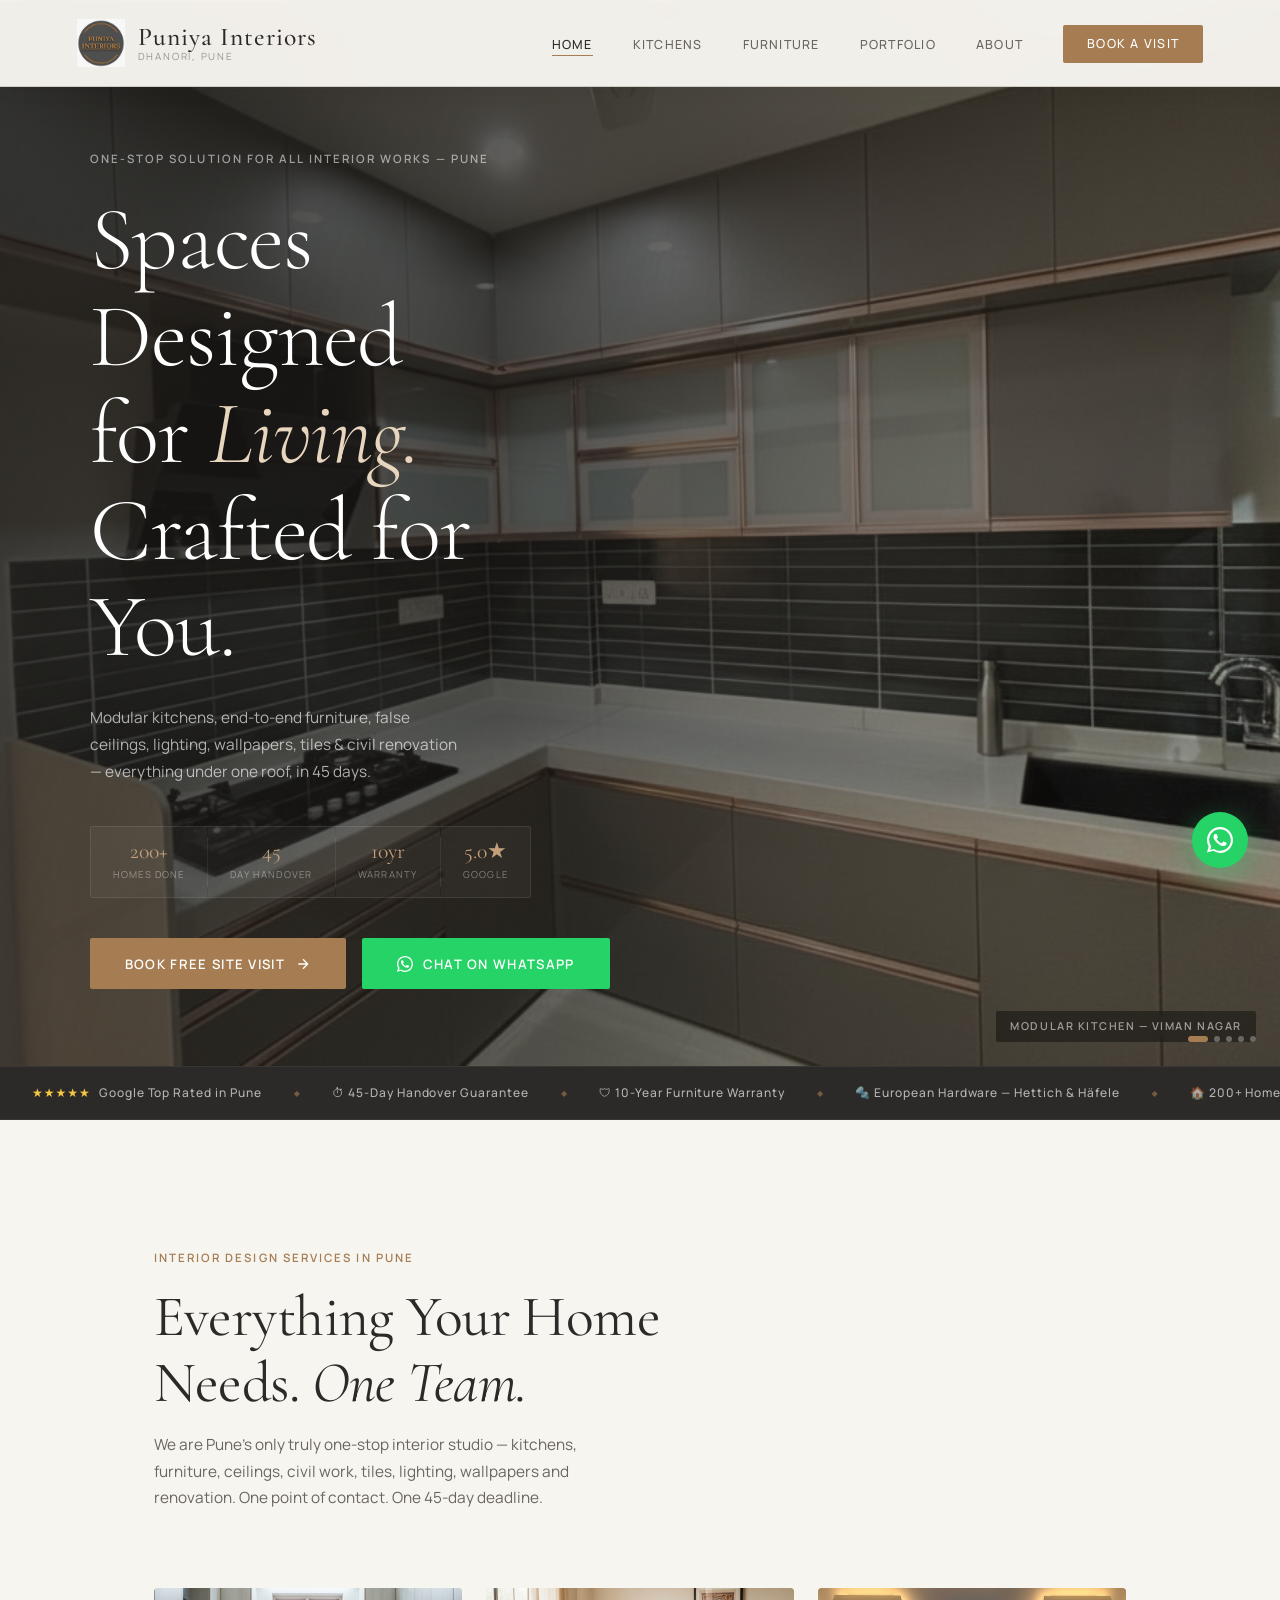
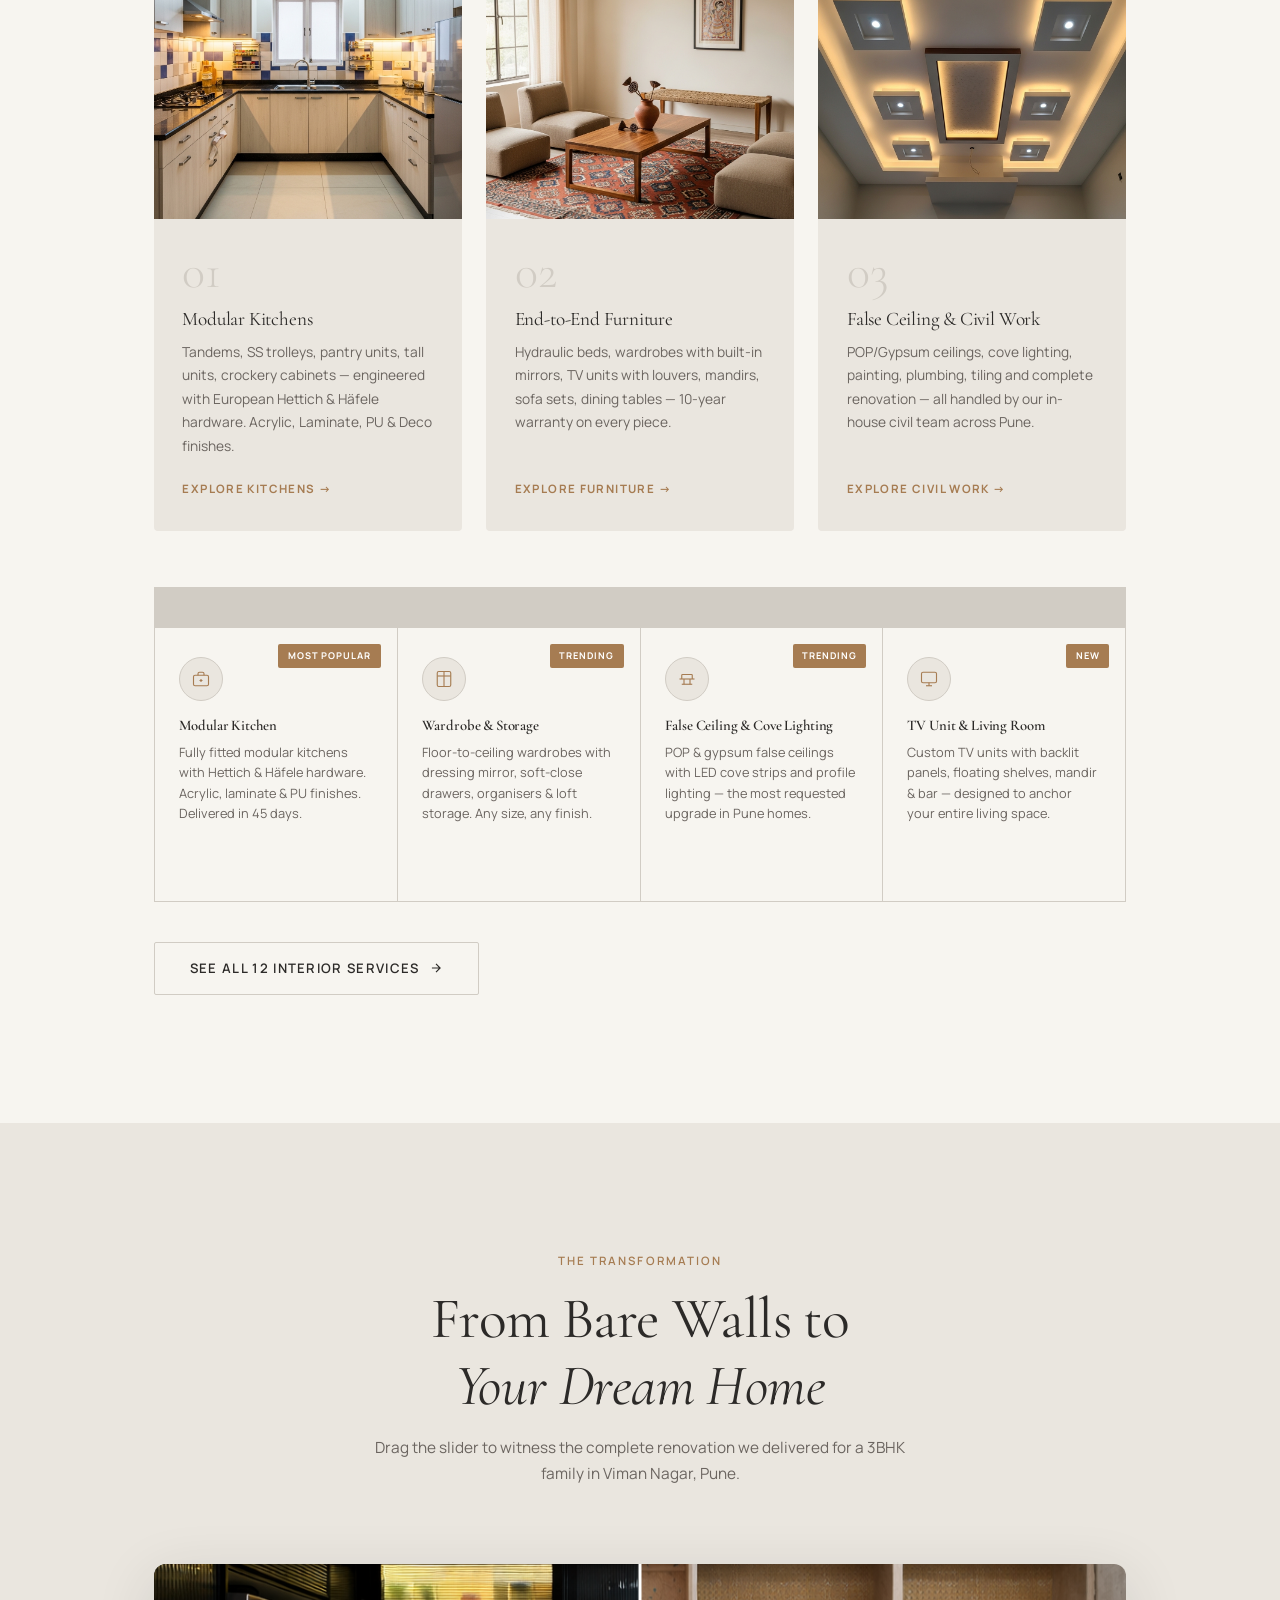
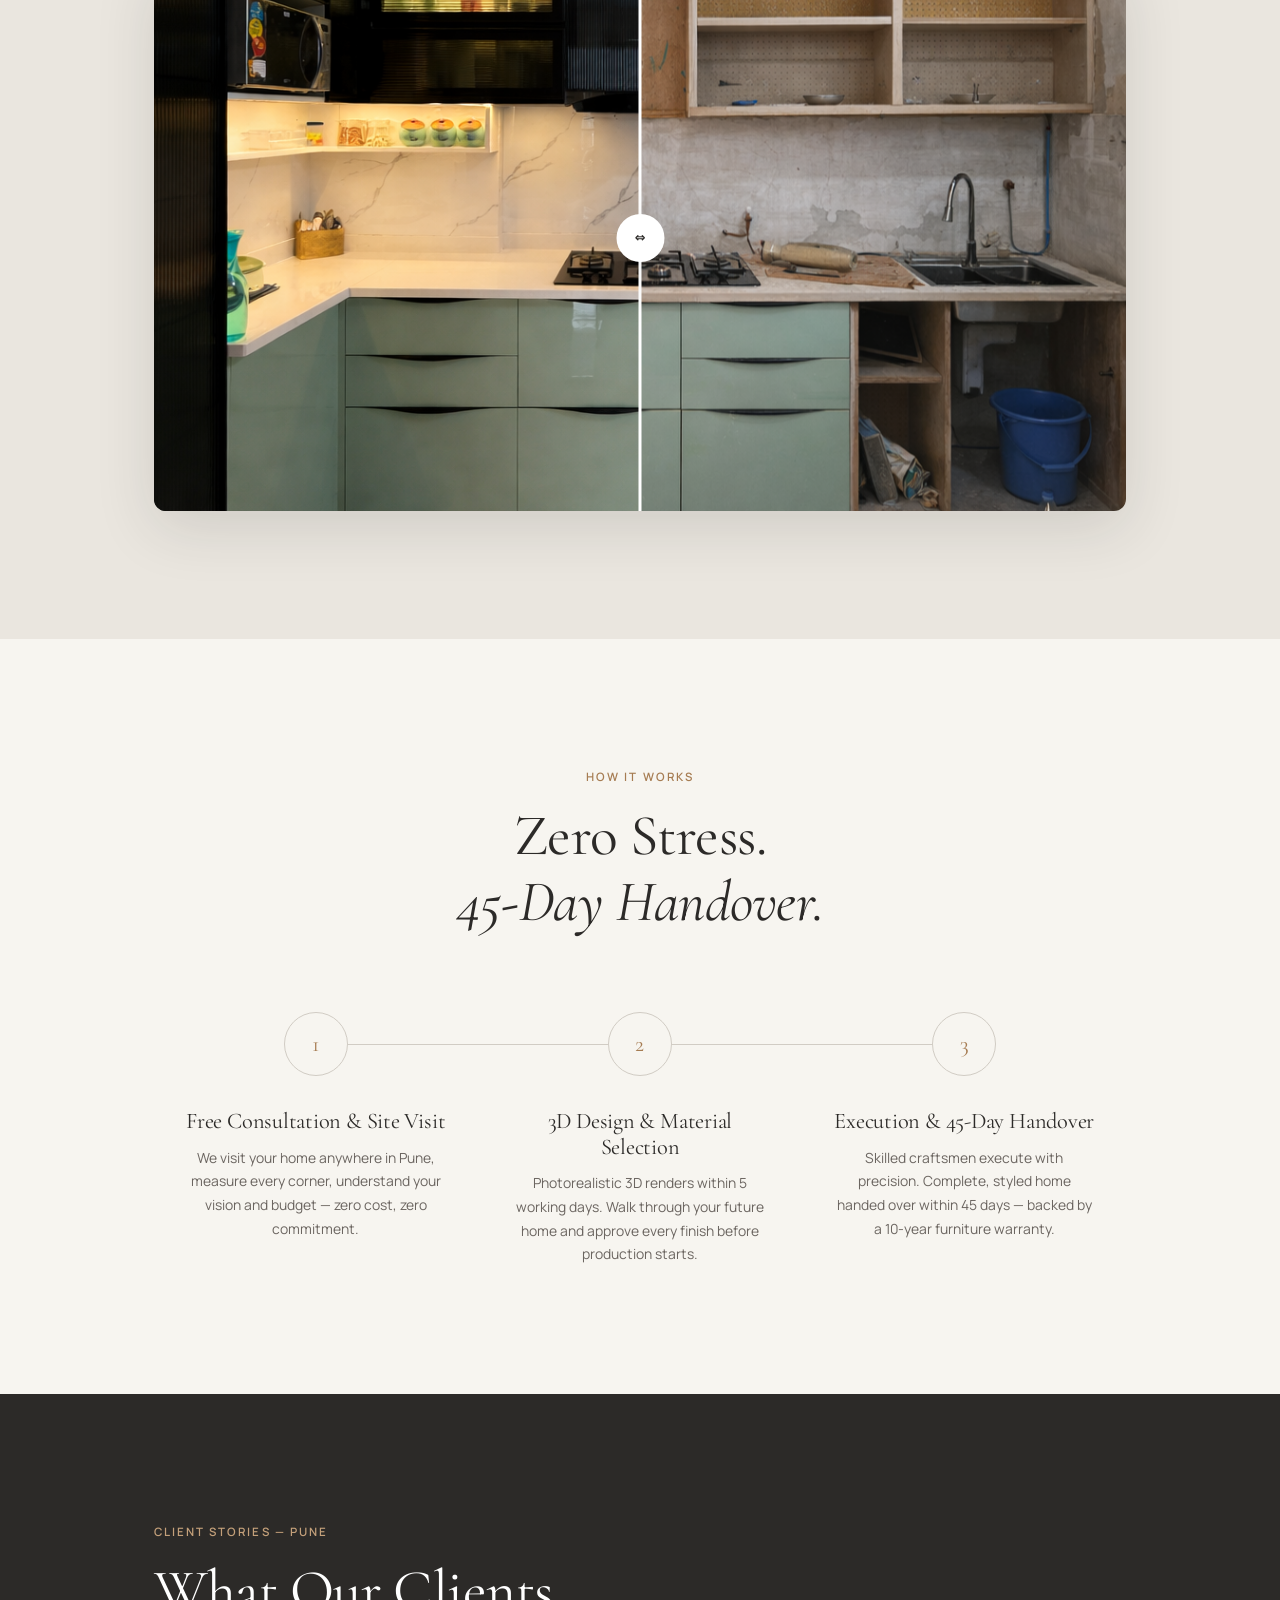
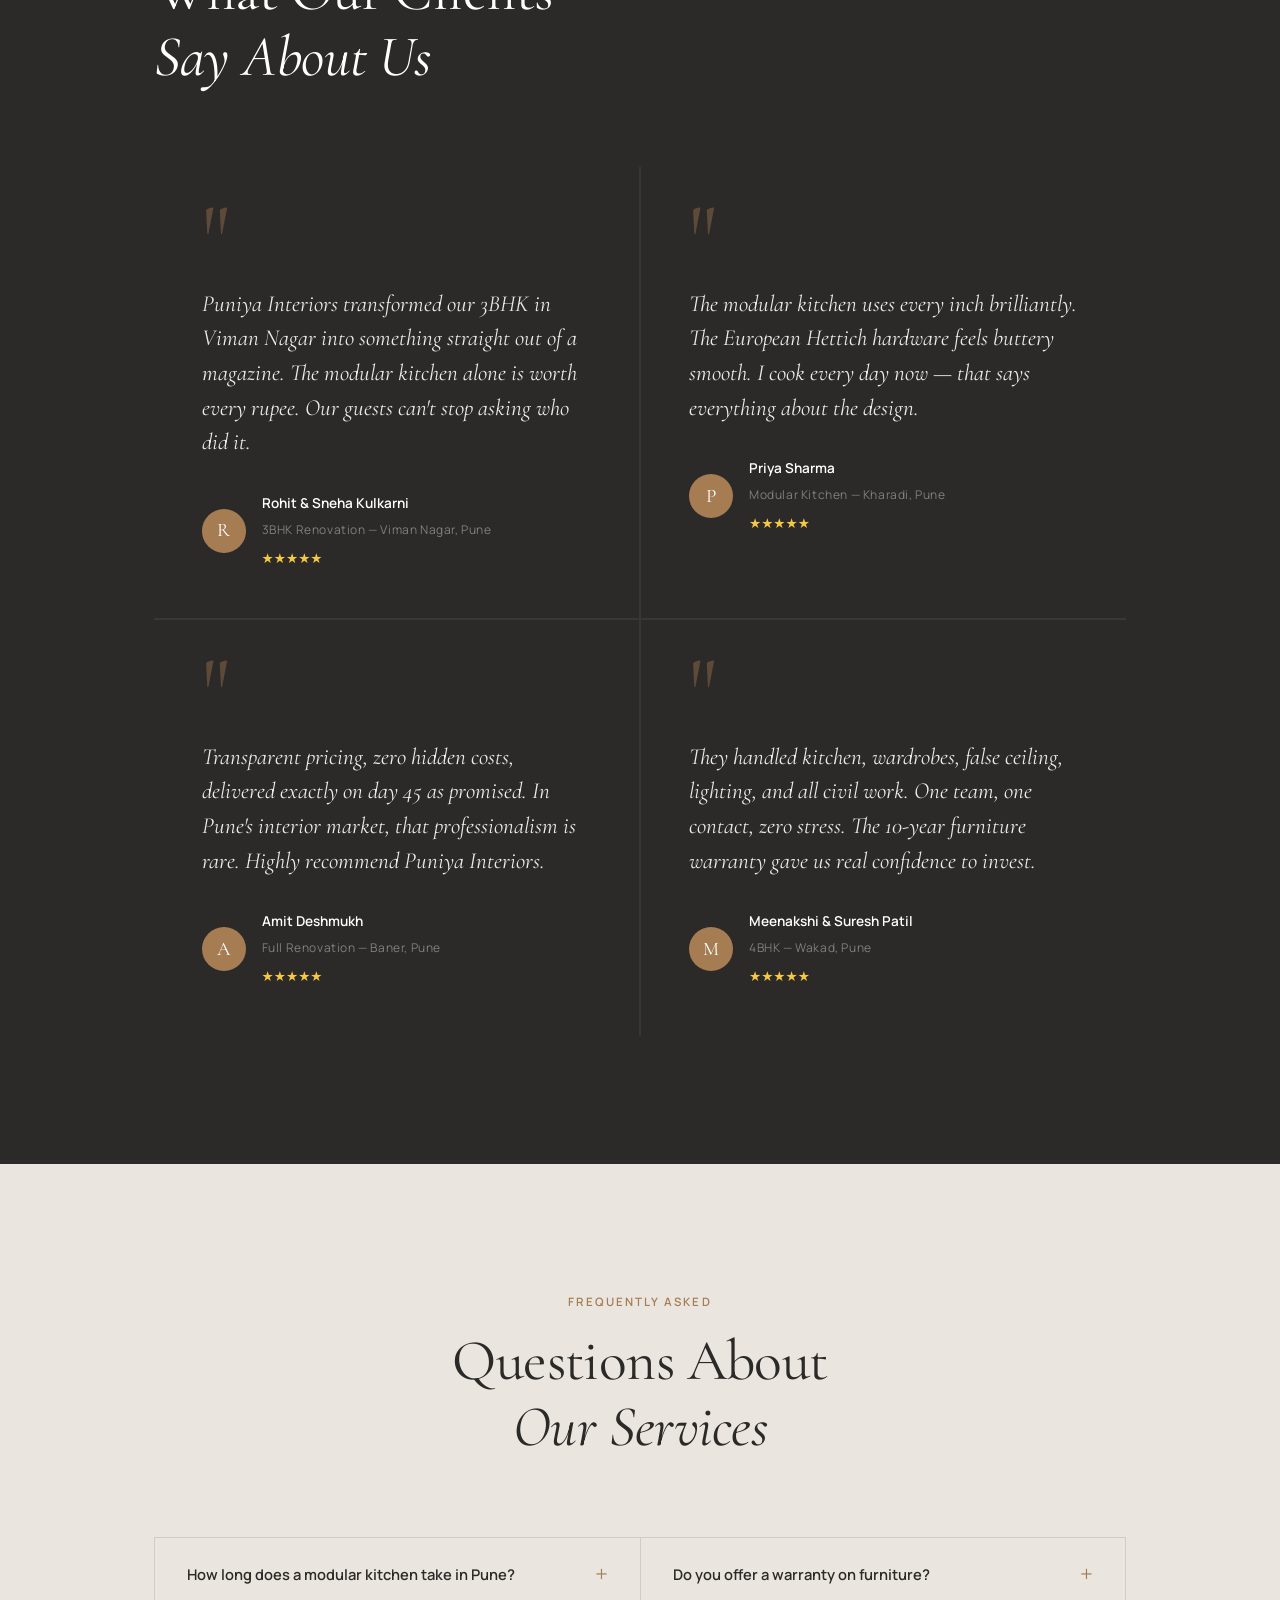
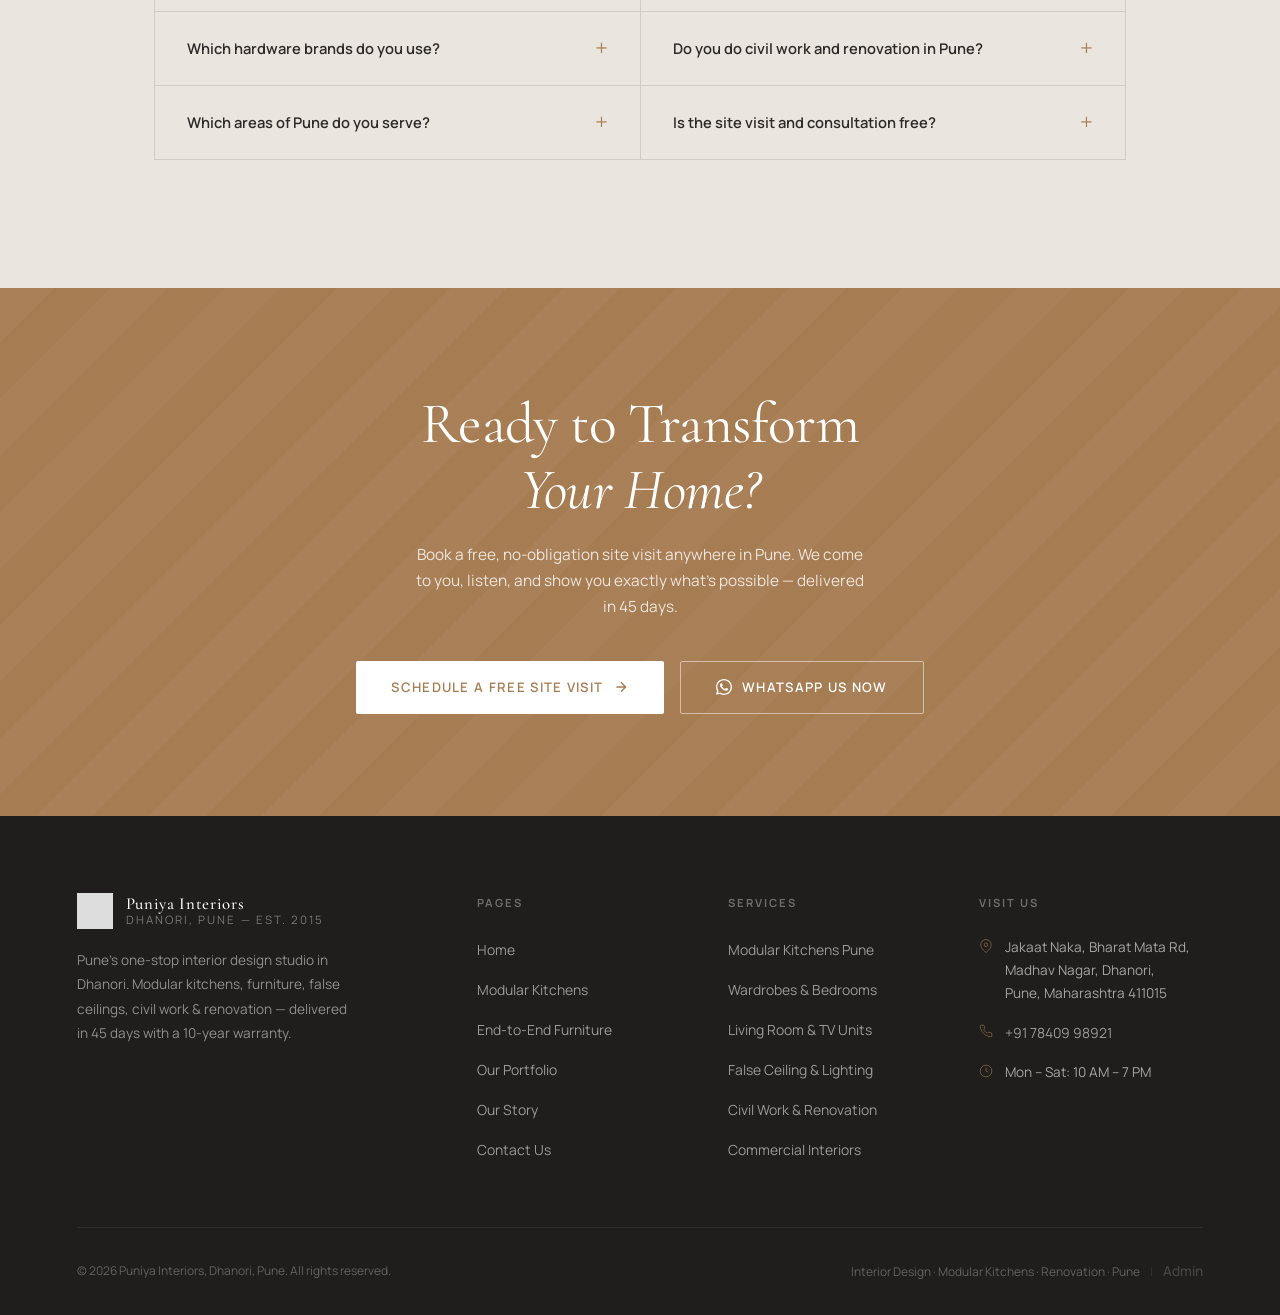
<file: index.html>
<!DOCTYPE html>
<html lang="en">

<head>
  <meta charset="UTF-8" />
  <meta name="viewport" content="width=device-width, initial-scale=1.0" />

  <!-- ═══ PRIMARY SEO META ═══ -->
  <title>Puniya Interiors Pune — Modular Kitchen, Furniture, False Ceiling, Renovation | Dhanori</title>
  <meta name="description"
    content="Puniya Interiors is Pune's #1 one-stop interior design studio in Dhanori. Modular kitchens, wardrobes, false ceilings, lighting, wallpapers, tiles & civil renovation. 45-day delivery. 10-year warranty. Book a free site visit today." />
  <meta name="keywords"
    content="interior design Pune, modular kitchen Pune, false ceiling Pune, wardrobe Pune, home renovation Pune, Dhanori interior designer, kitchen design Pune, furniture Pune, civil work Pune, interior contractor Pune, Puniya Interiors" />
  <meta name="author" content="Puniya Interiors, Dhanori, Pune" />
  <meta name="robots" content="index, follow" />
  <link rel="canonical" href="https://puniyainteriors.com/index.html" />

  <!-- ═══ OPEN GRAPH ═══ -->
  <meta property="og:type" content="website" />
  <meta property="og:title" content="Puniya Interiors Pune — One-Stop Interior Solution | Dhanori" />
  <meta property="og:description"
    content="Modular kitchens, wardrobes, false ceilings, lighting & renovation in Pune. 45-day delivery, 10-year warranty. Book a FREE site visit." />
  <meta property="og:url" content="https://puniyainteriors.com" />
  <meta property="og:locale" content="en_IN" />

  <!-- ═══ LOCAL BUSINESS SCHEMA ═══ -->
  <script type="application/ld+json">
  {
    "@context": "https://schema.org",
    "@type": "InteriorDesigner",
    "name": "Puniya Interiors",
    "alternateName": "Puniya Interiors Pune",
    "logo": "https://puniyainteriors.com/images/favicon.png",
    "image": "https://puniyainteriors.com/images/favicon.png",
    "description": "Pune's one-stop interior design studio offering modular kitchens, end-to-end furniture, false ceilings, lighting, wallpapers, tiles, civil work and renovation. 45-day delivery with 10-year furniture warranty.",
    "url": "https://puniyainteriors.com",
    "telephone": "+91-7840998921",
    "email": "hello@puniyainteriors.com",
    "address": {
      "@type": "PostalAddress",
      "streetAddress": "Jakaat Naka, Bharat Mata Rd, Madhav Nagar",
      "addressLocality": "Dhanori",
      "addressRegion": "Pune",
      "postalCode": "411015",
      "addressCountry": "IN"
    },
    "geo": { "@type": "GeoCoordinates", "latitude": "18.5904", "longitude": "73.9317" },
    "areaServed": ["Pune","Dhanori","Viman Nagar","Kharadi","Wakad","Baner","Aundh","Koregaon Park","Hadapsar","NIBM Road","Hinjewadi"],
    "openingHours": "Mo-Sa 10:00-19:00",
    "aggregateRating": { "@type": "AggregateRating", "ratingValue": "5.0", "reviewCount": "47" },
    "priceRange": "₹₹₹",
    "hasOfferCatalog": {
      "@type": "OfferCatalog",
      "name": "Interior Design Services",
      "itemListElement": [
        { "@type": "Offer", "itemOffered": { "@type": "Service", "name": "Modular Kitchen Design Pune" }},
        { "@type": "Offer", "itemOffered": { "@type": "Service", "name": "Wardrobe and Bedroom Furniture Pune" }},
        { "@type": "Offer", "itemOffered": { "@type": "Service", "name": "False Ceiling Design Pune" }},
        { "@type": "Offer", "itemOffered": { "@type": "Service", "name": "Home Renovation Pune" }},
        { "@type": "Offer", "itemOffered": { "@type": "Service", "name": "Lighting Design Pune" }},
        { "@type": "Offer", "itemOffered": { "@type": "Service", "name": "Wallpaper Installation Pune" }}
      ]
    }
  }
  </script>

  <!-- ═══ FAQ SCHEMA — Gets FAQ rich snippets on Google ═══ -->
  <script type="application/ld+json">
  {
    "@context": "https://schema.org",
    "@type": "FAQPage",
    "mainEntity": [
      {
        "@type": "Question",
        "name": "How long does a modular kitchen take in Pune?",
        "acceptedAnswer": { "@type": "Answer", "text": "Puniya Interiors delivers complete modular kitchens in Pune within 45 days of design approval, including fabrication, installation, and final finishing." }
      },
      {
        "@type": "Question",
        "name": "Does Puniya Interiors offer a warranty on furniture?",
        "acceptedAnswer": { "@type": "Answer", "text": "Yes. All furniture manufactured by Puniya Interiors comes with a 10-year warranty covering material defects and hardware performance." }
      },
      {
        "@type": "Question",
        "name": "Which hardware brands does Puniya Interiors use?",
        "acceptedAnswer": { "@type": "Answer", "text": "We use European hardware brands Hettich and Häfele for all kitchen and furniture fittings — soft-close drawer runners, hinges, and pull-out systems." }
      },
      {
        "@type": "Question",
        "name": "Does Puniya Interiors do civil work and renovation in Pune?",
        "acceptedAnswer": { "@type": "Answer", "text": "Yes. Puniya Interiors is a one-stop solution offering complete civil work including false ceilings, painting, plumbing, tiling, electrical, and full home renovation in Pune." }
      }
    ]
  }
  </script>

  <link rel="preconnect" href="https://fonts.googleapis.com" />
  <link rel="preconnect" href="https://fonts.gstatic.com" crossorigin />
  <link rel="icon" type="image/png" sizes="192x192" href="images/favicon.png" />
  <link rel="apple-touch-icon" href="images/favicon.png" />
  <link rel="stylesheet" href="css/style.css" />
</head>

<body>
  <div class="page-transition enter" aria-hidden="true"></div>

  <!-- NAVIGATION -->
  <nav class="nav" role="navigation" aria-label="Main navigation">
    <a href="index.html" class="nav-logo" aria-label="Puniya Interiors — Home">
      <img src="images/logo.png" alt="Puniya Interiors Logo" class="nav-logo-img" onerror="this.style.display='none'"
        loading="eager" />
      <span class="nav-logo-text-wrap" style="display:flex;">
        <span class="nav-logo-name">Puniya Interiors</span>
        <span class="nav-logo-tagline">Dhanori, Pune</span>
      </span>
    </a>
    <ul class="nav-links">
      <li><a href="index.html" class="active">Home</a></li>
      <li><a href="modular-kitchens.html">Kitchens</a></li>
      <li><a href="custom-furniture.html">Furniture</a></li>
      <li><a href="portfolio.html">Portfolio</a></li>
      <li><a href="about.html">About</a></li>
      <li><a href="contact.html" class="nav-cta">Book a Visit</a></li>
    </ul>
    <button class="nav-hamburger" aria-label="Open menu" aria-expanded="false">
      <span></span><span></span><span></span>
    </button>
  </nav>
  <nav class="nav-mobile" aria-label="Mobile navigation">
    <a href="index.html">Home</a>
    <a href="modular-kitchens.html">Kitchens</a>
    <a href="custom-furniture.html">Furniture</a>
    <a href="portfolio.html">Portfolio</a>
    <a href="about.html">About</a>
    <a href="contact.html">Contact</a>
  </nav>


  <!-- ═══════════════════════════════════
       HERO — SPLIT LAYOUT
       Left: copy + stats  |  Right: photo mosaic
  ═══════════════════════════════════════ -->
  <section class="hero-split" aria-label="Hero banner">

    <!-- LEFT PANEL -->
    <div class="hero-split-text">
      <span class="eyebrow hero-eyebrow reveal">One-Stop Solution for All Interior Works — Pune</span>
      <h1 class="reveal reveal-delay-1">
        Spaces Designed<br />
        for <em>Living.</em><br />
        Crafted for You.
      </h1>
      <p class="hero-subtext reveal reveal-delay-2">
        Modular kitchens, end-to-end furniture, false ceilings,
        lighting, wallpapers, tiles &amp; civil renovation —
        everything under one roof, in 45 days.
      </p>

      <!-- Inline stats — trust signals right in the hero -->
      <div class="hero-stats reveal reveal-delay-3">
        <div class="hero-stat">
          <span class="hero-stat-num">200+</span>
          <span class="hero-stat-label">Homes Done</span>
        </div>
        <div class="hero-stat-divider"></div>
        <div class="hero-stat">
          <span class="hero-stat-num">45</span>
          <span class="hero-stat-label">Day Handover</span>
        </div>
        <div class="hero-stat-divider"></div>
        <div class="hero-stat">
          <span class="hero-stat-num">10yr</span>
          <span class="hero-stat-label">Warranty</span>
        </div>
        <div class="hero-stat-divider"></div>
        <div class="hero-stat">
          <span class="hero-stat-num">5.0★</span>
          <span class="hero-stat-label">Google</span>
        </div>
      </div>

      <div class="hero-actions reveal reveal-delay-4">
        <a href="contact.html" class="btn btn-primary">
          <span>Book Free Site Visit</span>
          <svg width="16" height="16" viewBox="0 0 24 24" fill="none" stroke="currentColor" stroke-width="2"
            aria-hidden="true">
            <path d="M5 12h14M12 5l7 7-7 7" />
          </svg>
        </a>
        <a href="https://wa.me/917840998921?text=Hi%20Puniya%20Interiors%2C%20I%20would%20like%20to%20discuss%20a%20project."
          target="_blank" rel="noopener noreferrer" class="btn btn-whatsapp">
          <svg width="16" height="16" viewBox="0 0 24 24" fill="currentColor" aria-hidden="true">
            <path
              d="M17.472 14.382c-.297-.149-1.758-.867-2.03-.967-.273-.099-.471-.148-.67.15-.197.297-.767.966-.94 1.164-.173.199-.347.223-.644.075-.297-.15-1.255-.463-2.39-1.475-.883-.788-1.48-1.761-1.653-2.059-.173-.297-.018-.458.13-.606.134-.133.298-.347.446-.52.149-.174.198-.298.298-.497.099-.198.05-.371-.025-.52-.075-.149-.669-1.612-.916-2.207-.242-.579-.487-.5-.669-.51-.173-.008-.371-.01-.57-.01-.198 0-.52.074-.792.372-.272.297-1.04 1.016-1.04 2.479 0 1.462 1.065 2.875 1.213 3.074.149.198 2.096 3.2 5.077 4.487.709.306 1.262.489 1.694.625.712.227 1.36.195 1.871.118.571-.085 1.758-.719 2.006-1.413.248-.694.248-1.289.173-1.413-.074-.124-.272-.198-.57-.347z" />
            <path
              d="M12 0C5.373 0 0 5.373 0 12c0 2.125.557 4.122 1.529 5.859L.057 23.5l5.777-1.517A11.951 11.951 0 0012 24c6.627 0 12-5.373 12-12S18.627 0 12 0zm0 22c-1.893 0-3.667-.52-5.184-1.426l-.371-.22-3.43.9.916-3.345-.242-.383A9.953 9.953 0 012 12c0-5.514 4.486-10 10-10s10 4.486 10 10-4.486 10-10 10z" />
          </svg>
          <span>Chat on WhatsApp</span>
        </a>
      </div>
    </div>

    <!-- RIGHT PANEL — IMAGE MOSAIC
         Add 3 photos: hero-photo-1.jpg, hero-photo-2.jpg, hero-photo-3.jpg
         They show as a 3-pane mosaic. Warm placeholders show until photos are added.
    -->
    <!--
      HERO SLIDESHOW: Add your 5 best project photos with these exact filenames:
        hero-photo-1.jpg — Your best modular kitchen (landscape, 1200x900px)
        hero-photo-2.jpg — Wardrobe / bedroom interior
        hero-photo-3.jpg — Living room with TV unit
        hero-photo-4.jpg — False ceiling with cove lighting
        hero-photo-5.jpg — Full home / renovation project
      Slides crossfade smoothly every 3 seconds automatically.
    -->
    <div class="hero-slideshow" role="img" aria-label="Interior project slideshow by Puniya Interiors">

      <!-- Slides -->
      <div class="hero-slide active">
        <img src="images/hero-photo-1.jpg" alt="Premium modular kitchen by Puniya Interiors, Pune" loading="eager"
          fetchpriority="high" onerror="this.style.display='none'" />
        <div class="slide-fallback slide-fallback-1">
          <span>Kitchen</span>
          <small>Add hero-photo-1.jpg</small>
        </div>
        <div class="slide-label">Modular Kitchen — Viman Nagar</div>
      </div>

      <div class="hero-slide">
        <img src="images/hero-photo-2.jpg" alt="Custom wardrobe and bedroom interior by Puniya Interiors" loading="lazy"
          onerror="this.style.display='none'" />
        <div class="slide-fallback slide-fallback-2">
          <span>Bedroom</span>
          <small>Add hero-photo-2.jpg</small>
        </div>
        <div class="slide-label">Wardrobe &amp; Bedroom — Kharadi</div>
      </div>

      <div class="hero-slide">
        <img src="images/hero-photo-3.jpg" alt="Living room with TV unit by Puniya Interiors, Pune" loading="lazy"
          onerror="this.style.display='none'" />
        <div class="slide-fallback slide-fallback-3">
          <span>Living Room</span>
          <small>Add hero-photo-3.jpg</small>
        </div>
        <div class="slide-label">Living Room &amp; TV Unit — Baner</div>
      </div>

      <div class="hero-slide">
        <img src="images/hero-photo-4.jpg" alt="False ceiling with cove lighting by Puniya Interiors" loading="lazy"
          onerror="this.style.display='none'" />
        <div class="slide-fallback slide-fallback-4">
          <span>False Ceiling</span>
          <small>Add hero-photo-4.jpg</small>
        </div>
        <div class="slide-label">False Ceiling &amp; Lighting — Wakad</div>
      </div>

      <div class="hero-slide">
        <img src="images/hero-photo-5.jpg" alt="Complete home renovation by Puniya Interiors, Pune" loading="lazy"
          onerror="this.style.display='none'" />
        <div class="slide-fallback slide-fallback-5">
          <span>Full Home</span>
          <small>Add hero-photo-5.jpg</small>
        </div>
        <div class="slide-label">Full Home Renovation — Hadapsar</div>
      </div>

      <!-- Dot indicators -->
      <div class="slide-dots" role="group" aria-label="Slideshow controls">
        <button class="slide-dot active" data-slide="0" aria-label="Go to slide 1"></button>
        <button class="slide-dot" data-slide="1" aria-label="Go to slide 2"></button>
        <button class="slide-dot" data-slide="2" aria-label="Go to slide 3"></button>
        <button class="slide-dot" data-slide="3" aria-label="Go to slide 4"></button>
        <button class="slide-dot" data-slide="4" aria-label="Go to slide 5"></button>
      </div>

      <!-- Progress bar -->
      <div class="slide-progress" aria-hidden="true">
        <div class="slide-progress-bar"></div>
      </div>

    </div>

  </section>


  <!-- ═══════════════════════════════════
       SCROLLING TRUST TICKER
       Clean single-line marquee — much better than the broken grid
  ═══════════════════════════════════════ -->
  <div class="trust-ticker" role="complementary" aria-label="Trust signals">
    <div class="trust-ticker-track" aria-hidden="true">
      <span class="tick-item"><span class="tick-star">★★★★★</span> Google Top Rated in Pune</span>
      <span class="tick-sep">◆</span>
      <span class="tick-item">⏱ 45-Day Handover Guarantee</span>
      <span class="tick-sep">◆</span>
      <span class="tick-item">🛡 10-Year Furniture Warranty</span>
      <span class="tick-sep">◆</span>
      <span class="tick-item">🔩 European Hardware — Hettich &amp; Häfele</span>
      <span class="tick-sep">◆</span>
      <span class="tick-item">🏠 200+ Homes Completed in Pune</span>
      <span class="tick-sep">◆</span>
      <span class="tick-item">🪵 BWP Marine Ply — Termite Proof</span>
      <span class="tick-sep">◆</span>
      <!-- Duplicate for seamless loop -->
      <span class="tick-item"><span class="tick-star">★★★★★</span> Google Top Rated in Pune</span>
      <span class="tick-sep">◆</span>
      <span class="tick-item">⏱ 45-Day Handover Guarantee</span>
      <span class="tick-sep">◆</span>
      <span class="tick-item">🛡 10-Year Furniture Warranty</span>
      <span class="tick-sep">◆</span>
      <span class="tick-item">🔩 European Hardware — Hettich &amp; Häfele</span>
      <span class="tick-sep">◆</span>
      <span class="tick-item">🏠 200+ Homes Completed in Pune</span>
      <span class="tick-sep">◆</span>
      <span class="tick-item">🪵 BWP Marine Ply — Termite Proof</span>
      <span class="tick-sep">◆</span>
    </div>
  </div>


  <!-- ═══════════════════════════════════
       SERVICES — EDITORIAL CARDS
       3 large image cards + 4 clean tiles
       No empty cells, no confusion
  ═══════════════════════════════════════ -->
  <section class="services-editorial" aria-labelledby="services-heading">
    <div class="container">

      <div class="section-header reveal">
        <span class="eyebrow">Interior Design Services in Pune</span>
        <h2 id="services-heading">
          Everything Your Home<br />
          Needs. <em>One Team.</em>
        </h2>
        <p style="margin-top:1rem;max-width:52ch;">
          We are Pune's only truly one-stop interior studio — kitchens,
          furniture, ceilings, civil work, tiles, lighting, wallpapers
          and renovation. One point of contact. One 45-day deadline.
        </p>
      </div>

      <!-- 3 large image cards -->
      <div class="ed-grid-3 reveal">

        <a href="modular-kitchens.html" class="ed-card-large" aria-label="Modular Kitchens Pune">
          <div class="ed-card-img">
            <img src="images/kitchen-card.jpg" alt="Modular kitchen design in Pune by Puniya Interiors" loading="lazy"
              onerror="this.style.display='none'" />
            <div class="ed-card-img-bg ed-bg-1"></div>
          </div>
          <div class="ed-card-body">
            <span class="ed-num">01</span>
            <h3>Modular Kitchens</h3>
            <p>Tandems, SS trolleys, pantry units, tall units, crockery cabinets — engineered with European Hettich
              &amp; Häfele hardware. Acrylic, Laminate, PU &amp; Deco finishes.</p>
            <span class="ed-link">Explore Kitchens →</span>
          </div>
        </a>

        <a href="custom-furniture.html" class="ed-card-large" aria-label="Custom Furniture Pune">
          <div class="ed-card-img">
            <img src="images/furniture-card.jpg" alt="Custom furniture and wardrobes in Pune by Puniya Interiors"
              loading="lazy" onerror="this.style.display='none'" />
            <div class="ed-card-img-bg ed-bg-2"></div>
          </div>
          <div class="ed-card-body">
            <span class="ed-num">02</span>
            <h3>End-to-End Furniture</h3>
            <p>Hydraulic beds, wardrobes with built-in mirrors, TV units with louvers, mandirs, sofa sets, dining tables
              — 10-year warranty on every piece.</p>
            <span class="ed-link">Explore Furniture →</span>
          </div>
        </a>

        <a href="custom-furniture.html#civil" class="ed-card-large" aria-label="False Ceiling and Civil Work Pune">
          <div class="ed-card-img">
            <img src="images/ceiling-card.jpg" alt="False ceiling and civil work in Pune by Puniya Interiors"
              loading="lazy" onerror="this.style.display='none'" />
            <div class="ed-card-img-bg ed-bg-3"></div>
          </div>
          <div class="ed-card-body">
            <span class="ed-num">03</span>
            <h3>False Ceiling &amp; Civil Work</h3>
            <p>POP/Gypsum ceilings, cove lighting, painting, plumbing, tiling and complete renovation — all handled by
              our in-house civil team across Pune.</p>
            <span class="ed-link">Explore Civil Work →</span>
          </div>
        </a>

      </div>

      <!-- 4 TRENDING 2026 interior categories -->
      <div class="ed-grid-4 reveal" style="margin-top:3.5rem;padding-top:2.5rem;border-top:1px solid var(--border);">

        <!-- Modular Kitchen -->
        <a href="modular-kitchens.html" class="ed-tile ed-tile-trending" aria-label="Modular Kitchen Pune">
          <span class="ed-trend-badge">Most Popular</span>
          <div class="ed-tile-icon">
            <svg viewBox="0 0 24 24" fill="none" stroke="currentColor" stroke-width="1.5" aria-hidden="true">
              <rect x="2" y="7" width="20" height="14" rx="2" />
              <path d="M16 7V5a2 2 0 00-2-2h-4a2 2 0 00-2 2v2" />
              <line x1="12" y1="12" x2="12" y2="16" />
              <line x1="10" y1="14" x2="14" y2="14" />
            </svg>
          </div>
          <h4>Modular Kitchen</h4>
          <p>Fully fitted modular kitchens with Hettich &amp; Häfele hardware. Acrylic, laminate &amp; PU finishes.
            Delivered in 45 days.</p>
          <span class="ed-tile-arrow">→</span>
        </a>

        <!-- Wardrobe & Storage -->
        <a href="custom-furniture.html#bedroom" class="ed-tile ed-tile-trending" aria-label="Wardrobe and Storage Pune">
          <span class="ed-trend-badge">Trending</span>
          <div class="ed-tile-icon">
            <svg viewBox="0 0 24 24" fill="none" stroke="currentColor" stroke-width="1.5" aria-hidden="true">
              <rect x="3" y="2" width="18" height="20" rx="2" />
              <line x1="12" y1="2" x2="12" y2="22" />
              <line x1="3" y1="8" x2="12" y2="8" />
              <line x1="12" y1="8" x2="21" y2="8" />
            </svg>
          </div>
          <h4>Wardrobe &amp; Storage</h4>
          <p>Floor-to-ceiling wardrobes with dressing mirror, soft-close drawers, organisers &amp; loft storage. Any
            size, any finish.</p>
          <span class="ed-tile-arrow">→</span>
        </a>

        <!-- False Ceiling & Cove Lighting -->
        <a href="custom-furniture.html#civil" class="ed-tile ed-tile-trending" aria-label="False Ceiling Pune">
          <span class="ed-trend-badge">Trending</span>
          <div class="ed-tile-icon">
            <svg viewBox="0 0 24 24" fill="none" stroke="currentColor" stroke-width="1.5" aria-hidden="true">
              <path d="M2 12h20" />
              <path d="M5 12V7a1 1 0 011-1h12a1 1 0 011 1v5" />
              <path d="M5 19h14" />
              <line x1="8" y1="12" x2="8" y2="19" />
              <line x1="16" y1="12" x2="16" y2="19" />
            </svg>
          </div>
          <h4>False Ceiling &amp; Cove Lighting</h4>
          <p>POP &amp; gypsum false ceilings with LED cove strips and profile lighting — the most requested upgrade in
            Pune homes.</p>
          <span class="ed-tile-arrow">→</span>
        </a>

        <!-- TV Unit & Living Room -->
        <a href="custom-furniture.html#living" class="ed-tile ed-tile-trending" aria-label="TV Unit Living Room Pune">
          <span class="ed-trend-badge">New</span>
          <div class="ed-tile-icon">
            <svg viewBox="0 0 24 24" fill="none" stroke="currentColor" stroke-width="1.5" aria-hidden="true">
              <rect x="2" y="3" width="20" height="14" rx="2" />
              <line x1="8" y1="21" x2="16" y2="21" />
              <line x1="12" y1="17" x2="12" y2="21" />
            </svg>
          </div>
          <h4>TV Unit &amp; Living Room</h4>
          <p>Custom TV units with backlit panels, floating shelves, mandir &amp; bar — designed to anchor your entire
            living space.</p>
          <span class="ed-tile-arrow">→</span>
        </a>

      </div>

      <div class="ed-cta-row reveal">
        <a href="custom-furniture.html" class="btn btn-outline">
          See All 12 Interior Services
          <svg width="14" height="14" viewBox="0 0 24 24" fill="none" stroke="currentColor" stroke-width="2"
            aria-hidden="true">
            <path d="M5 12h14M12 5l7 7-7 7" />
          </svg>
        </a>
      </div>

    </div>
  </section>


  <!-- BEFORE & AFTER SLIDER -->
  <section class="slider-section" aria-labelledby="ba-heading">
    <div class="container">
      <div class="section-header text-center reveal">
        <span class="eyebrow">The Transformation</span>
        <h2 id="ba-heading">From Bare Walls to<br /><em>Your Dream Home</em></h2>
        <p style="margin-top:1rem;">Drag the slider to witness the complete renovation we delivered for a 3BHK family in
          Viman Nagar, Pune.</p>
      </div>
      <div class="slider-wrapper reveal" role="img" aria-label="Before and after interior transformation">
        <div class="slider-before">
          <img src="images/before-room.jpg" alt="Before: Empty apartment before Puniya Interiors renovation, Pune"
            loading="lazy" onerror="this.closest('.slider-before').style.background='#C8C0B4'" />
          <span class="slider-label slider-label-before">Before</span>
        </div>
        <div class="slider-after" aria-hidden="true">
          <img src="images/after-room.jpg" alt="After: Same room transformed by Puniya Interiors, Pune" loading="lazy"
            onerror="this.closest('.slider-after').style.background='linear-gradient(135deg,#EAE6DF,#D4CBB8)'" />
          <span class="slider-label slider-label-after">After</span>
        </div>
        <div class="slider-handle" aria-hidden="true">
          <div class="slider-handle-circle">⇔</div>
        </div>
      </div>
    </div>
  </section>


  <!-- PROCESS -->
  <section class="process" aria-labelledby="process-heading">
    <div class="container">
      <div class="section-header text-center reveal">
        <span class="eyebrow">How It Works</span>
        <h2 id="process-heading">Zero Stress.<br /><em>45-Day Handover.</em></h2>
      </div>
      <div class="process-steps">
        <div class="process-step reveal reveal-delay-1">
          <div class="process-number" aria-hidden="true">1</div>
          <div>
            <h4>Free Consultation &amp; Site Visit</h4>
            <p>We visit your home anywhere in Pune, measure every corner, understand your vision and budget — zero cost,
              zero commitment.</p>
          </div>
        </div>
        <div class="process-step reveal reveal-delay-2">
          <div class="process-number" aria-hidden="true">2</div>
          <div>
            <h4>3D Design &amp; Material Selection</h4>
            <p>Photorealistic 3D renders within 5 working days. Walk through your future home and approve every finish
              before production starts.</p>
          </div>
        </div>
        <div class="process-step reveal reveal-delay-3">
          <div class="process-number" aria-hidden="true">3</div>
          <div>
            <h4>Execution &amp; 45-Day Handover</h4>
            <p>Skilled craftsmen execute with precision. Complete, styled home handed over within 45 days — backed by a
              10-year furniture warranty.</p>
          </div>
        </div>
      </div>
    </div>
  </section>


  <!-- TESTIMONIALS -->
  <section class="testimonials" aria-labelledby="testimonials-heading">
    <div class="container">
      <div class="section-header reveal">
        <span class="eyebrow">Client Stories — Pune</span>
        <h2 id="testimonials-heading">What Our Clients<br /><em>Say About Us</em></h2>
      </div>
      <div class="testimonials-grid">
        <article class="testimonial-card reveal reveal-delay-1">
          <span class="testimonial-quote-mark" aria-hidden="true">"</span>
          <p class="testimonial-text">Puniya Interiors transformed our 3BHK in Viman Nagar into something straight out
            of a magazine. The modular kitchen alone is worth every rupee. Our guests can't stop asking who did it.</p>
          <div class="testimonial-author">
            <div class="testimonial-avatar" aria-hidden="true">R</div>
            <div>
              <span class="testimonial-name">Rohit &amp; Sneha Kulkarni</span>
              <span class="testimonial-location">3BHK Renovation — Viman Nagar, Pune</span>
              <div class="testimonial-stars" aria-label="5 star rating">★★★★★</div>
            </div>
          </div>
        </article>
        <article class="testimonial-card reveal reveal-delay-2">
          <span class="testimonial-quote-mark" aria-hidden="true">"</span>
          <p class="testimonial-text">The modular kitchen uses every inch brilliantly. The European Hettich hardware
            feels buttery smooth. I cook every day now — that says everything about the design.</p>
          <div class="testimonial-author">
            <div class="testimonial-avatar" aria-hidden="true">P</div>
            <div>
              <span class="testimonial-name">Priya Sharma</span>
              <span class="testimonial-location">Modular Kitchen — Kharadi, Pune</span>
              <div class="testimonial-stars" aria-label="5 star rating">★★★★★</div>
            </div>
          </div>
        </article>
        <article class="testimonial-card reveal reveal-delay-3">
          <span class="testimonial-quote-mark" aria-hidden="true">"</span>
          <p class="testimonial-text">Transparent pricing, zero hidden costs, delivered exactly on day 45 as promised.
            In Pune's interior market, that professionalism is rare. Highly recommend Puniya Interiors.</p>
          <div class="testimonial-author">
            <div class="testimonial-avatar" aria-hidden="true">A</div>
            <div>
              <span class="testimonial-name">Amit Deshmukh</span>
              <span class="testimonial-location">Full Renovation — Baner, Pune</span>
              <div class="testimonial-stars" aria-label="5 star rating">★★★★★</div>
            </div>
          </div>
        </article>
        <article class="testimonial-card reveal reveal-delay-4">
          <span class="testimonial-quote-mark" aria-hidden="true">"</span>
          <p class="testimonial-text">They handled kitchen, wardrobes, false ceiling, lighting, and all civil work. One
            team, one contact, zero stress. The 10-year furniture warranty gave us real confidence to invest.</p>
          <div class="testimonial-author">
            <div class="testimonial-avatar" aria-hidden="true">M</div>
            <div>
              <span class="testimonial-name">Meenakshi &amp; Suresh Patil</span>
              <span class="testimonial-location">4BHK — Wakad, Pune</span>
              <div class="testimonial-stars" aria-label="5 star rating">★★★★★</div>
            </div>
          </div>
        </article>
      </div>
    </div>
  </section>


  <!-- ═══════════════════════════════════
       FAQ — Google rich snippet section
       Renders as expandable Q&A on Google SERP
  ═══════════════════════════════════════ -->
  <section class="faq-section" aria-labelledby="faq-heading">
    <div class="container">
      <div class="section-header text-center reveal">
        <span class="eyebrow">Frequently Asked</span>
        <h2 id="faq-heading">Questions About<br /><em>Our Services</em></h2>
      </div>
      <div class="faq-grid reveal">

        <details class="faq-item">
          <summary class="faq-q">How long does a modular kitchen take in Pune?</summary>
          <div class="faq-a">
            <p>Puniya Interiors delivers complete modular kitchens in Pune within <strong>45 days</strong> of design
              approval — including 3D design, fabrication, site installation, and final finishing. We handle everything
              in-house, which is why we can guarantee the timeline.</p>
          </div>
        </details>

        <details class="faq-item">
          <summary class="faq-q">Do you offer a warranty on furniture?</summary>
          <div class="faq-a">
            <p>Yes. Every piece of furniture manufactured by Puniya Interiors comes with a <strong>10-year
                warranty</strong> covering material defects, structural issues, and hardware performance. We use only
              BWP Marine Ply and European Hettich &amp; Häfele fittings throughout.</p>
          </div>
        </details>

        <details class="faq-item">
          <summary class="faq-q">Which hardware brands do you use?</summary>
          <div class="faq-a">
            <p>We exclusively use European hardware — <strong>Hettich (Germany)</strong> and <strong>Häfele
                (Germany)</strong> — for all kitchen and furniture fittings. This includes soft-close drawer runners,
              hinges, magic corners, tandem pull-outs, and lift systems.</p>
          </div>
        </details>

        <details class="faq-item">
          <summary class="faq-q">Do you do civil work and renovation in Pune?</summary>
          <div class="faq-a">
            <p>Yes. We are a true one-stop solution. Our in-house team handles <strong>false ceilings, painting,
                plumbing, electrical, tiling, and complete home renovation</strong> across Pune — so you never need to
              coordinate with multiple contractors.</p>
          </div>
        </details>

        <details class="faq-item">
          <summary class="faq-q">Which areas of Pune do you serve?</summary>
          <div class="faq-a">
            <p>We serve all major areas of Pune: Dhanori, Viman Nagar, Kharadi, Wakad, Baner, Aundh, Koregaon Park,
              Hadapsar, NIBM Road, Hinjewadi and more. Our showroom is in Dhanori, Pune — visit us Monday to Saturday,
              10 AM – 7 PM.</p>
          </div>
        </details>

        <details class="faq-item">
          <summary class="faq-q">Is the site visit and consultation free?</summary>
          <div class="faq-a">
            <p>Yes, completely free. We visit your home, take measurements, discuss your design preferences and budget —
              with zero commitment. We also provide an initial 3D concept within 5 working days of the site visit at no
              charge.</p>
          </div>
        </details>

      </div>
    </div>
  </section>


  <!-- CTA BANNER -->
  <section class="cta-banner" aria-labelledby="cta-heading">
    <h2 id="cta-heading">Ready to Transform<br /><em>Your Home?</em></h2>
    <p>Book a free, no-obligation site visit anywhere in Pune. We come to you, listen, and show you exactly what's
      possible — delivered in 45 days.</p>
    <div class="cta-banner-actions">
      <a href="contact.html" class="btn btn-light">
        Schedule a Free Site Visit
        <svg width="16" height="16" viewBox="0 0 24 24" fill="none" stroke="currentColor" stroke-width="2"
          aria-hidden="true">
          <path d="M5 12h14M12 5l7 7-7 7" />
        </svg>
      </a>
      <a href="https://wa.me/917840998921?text=Hi%20Puniya%20Interiors%2C%20I%20would%20like%20to%20book%20a%20site%20visit."
        target="_blank" rel="noopener noreferrer" class="btn btn-ghost-white">
        <svg width="16" height="16" viewBox="0 0 24 24" fill="currentColor" aria-hidden="true">
          <path
            d="M17.472 14.382c-.297-.149-1.758-.867-2.03-.967-.273-.099-.471-.148-.67.15-.197.297-.767.966-.94 1.164-.173.199-.347.223-.644.075-.297-.15-1.255-.463-2.39-1.475-.883-.788-1.48-1.761-1.653-2.059-.173-.297-.018-.458.13-.606.134-.133.298-.347.446-.52.149-.174.198-.298.298-.497.099-.198.05-.371-.025-.52-.075-.149-.669-1.612-.916-2.207-.242-.579-.487-.5-.669-.51-.173-.008-.371-.01-.57-.01-.198 0-.52.074-.792.372-.272.297-1.04 1.016-1.04 2.479 0 1.462 1.065 2.875 1.213 3.074.149.198 2.096 3.2 5.077 4.487.709.306 1.262.489 1.694.625.712.227 1.36.195 1.871.118.571-.085 1.758-.719 2.006-1.413.248-.694.248-1.289.173-1.413-.074-.124-.272-.198-.57-.347z" />
          <path
            d="M12 0C5.373 0 0 5.373 0 12c0 2.125.557 4.122 1.529 5.859L.057 23.5l5.777-1.517A11.951 11.951 0 0012 24c6.627 0 12-5.373 12-12S18.627 0 12 0zm0 22c-1.893 0-3.667-.52-5.184-1.426l-.371-.22-3.43.9.916-3.345-.242-.383A9.953 9.953 0 012 12c0-5.514 4.486-10 10-10s10 4.486 10 10-4.486 10-10 10z" />
        </svg>
        WhatsApp Us Now
      </a>
    </div>
  </section>


  <!-- FOOTER -->
  <footer class="footer" role="contentinfo">
    <div class="footer-grid">
      <div class="footer-brand">
        <div class="nav-logo" style="margin-bottom:1rem;">
          <img src="images/logo.png" alt="Puniya Interiors Pune" class="footer-logo-img" />
          <span class="nav-logo-text-wrap" style="display:flex;">
            <span class="nav-logo-name">Puniya Interiors</span>
            <span class="nav-logo-tagline">Dhanori, Pune — Est. 2015</span>
          </span>
        </div>
        <p>Pune's one-stop interior design studio in Dhanori. Modular kitchens, furniture, false ceilings, civil work
          &amp; renovation — delivered in 45 days with a 10-year warranty.</p>
      </div>
      <div class="footer-col">
        <h5>Pages</h5>
        <ul>
          <li><a href="index.html">Home</a></li>
          <li><a href="modular-kitchens.html">Modular Kitchens</a></li>
          <li><a href="custom-furniture.html">End-to-End Furniture</a></li>
          <li><a href="portfolio.html">Our Portfolio</a></li>
          <li><a href="about.html">Our Story</a></li>
          <li><a href="contact.html">Contact Us</a></li>
        </ul>
      </div>
      <div class="footer-col">
        <h5>Services</h5>
        <ul>
          <li><a href="modular-kitchens.html">Modular Kitchens Pune</a></li>
          <li><a href="custom-furniture.html#bedroom">Wardrobes &amp; Bedrooms</a></li>
          <li><a href="custom-furniture.html#living">Living Room &amp; TV Units</a></li>
          <li><a href="custom-furniture.html#civil">False Ceiling &amp; Lighting</a></li>
          <li><a href="custom-furniture.html#civil">Civil Work &amp; Renovation</a></li>
          <li><a href="custom-furniture.html#commercial">Commercial Interiors</a></li>
        </ul>
      </div>
      <div class="footer-col">
        <h5>Visit Us</h5>
        <div class="footer-contact-item">
          <svg viewBox="0 0 24 24" aria-hidden="true">
            <path d="M21 10c0 7-9 13-9 13s-9-6-9-13a9 9 0 0118 0z" />
            <circle cx="12" cy="10" r="3" />
          </svg>
          <span>Jakaat Naka, Bharat Mata Rd,<br />Madhav Nagar, Dhanori,<br />Pune, Maharashtra 411015</span>
        </div>
        <div class="footer-contact-item">
          <svg viewBox="0 0 24 24" aria-hidden="true">
            <path
              d="M22 16.92v3a2 2 0 01-2.18 2 19.79 19.79 0 01-8.63-3.07 19.5 19.5 0 01-6-6 19.79 19.79 0 01-3.07-8.67A2 2 0 014.11 2h3a2 2 0 012 1.72c.127.96.361 1.903.7 2.81a2 2 0 01-.45 2.11L8.09 9.91a16 16 0 006 6l1.27-1.27a2 2 0 012.11-.45c.907.339 1.85.573 2.81.7A2 2 0 0122 16.92z" />
          </svg>
          <a href="tel:+917840998921">+91 78409 98921</a>
        </div>
        <div class="footer-contact-item">
          <svg viewBox="0 0 24 24" aria-hidden="true">
            <circle cx="12" cy="12" r="10" />
            <polyline points="12 6 12 12 16 14" />
          </svg>
          <span>Mon – Sat: 10 AM – 7 PM</span>
        </div>
      </div>
    </div>
    <div class="footer-bottom"
      style="display: flex; flex-wrap: wrap; justify-content: space-between; align-items: center; gap: 1rem;">
      <span>© 2026 Puniya Interiors, Dhanori, Pune. All rights reserved.</span>
      <span>
        Interior Design · Modular Kitchens · Renovation · Pune
        <span style="opacity: 0.3; margin: 0 0.5rem;">|</span>
        <a href="image-manager.html"
          style="opacity: 0.6; color: inherit; text-decoration: none; font-size: 0.85rem; font-weight: 500; transition: opacity 0.3s;"
          onmouseover="this.style.opacity='1'" onmouseout="this.style.opacity='0.6'">Admin</a>
      </span>
    </div>
  </footer>

  <a href="https://wa.me/917840998921?text=Hi%20Puniya%20Interiors%2C%20I%27d%20like%20to%20discuss%20my%20interior%20project."
    class="whatsapp-float" target="_blank" rel="noopener noreferrer"
    aria-label="Chat with Puniya Interiors on WhatsApp">
    <svg viewBox="0 0 24 24" aria-hidden="true">
      <path
        d="M17.472 14.382c-.297-.149-1.758-.867-2.03-.967-.273-.099-.471-.148-.67.15-.197.297-.767.966-.94 1.164-.173.199-.347.223-.644.075-.297-.15-1.255-.463-2.39-1.475-.883-.788-1.48-1.761-1.653-2.059-.173-.297-.018-.458.13-.606.134-.133.298-.347.446-.52.149-.174.198-.298.298-.497.099-.198.05-.371-.025-.52-.075-.149-.669-1.612-.916-2.207-.242-.579-.487-.5-.669-.51-.173-.008-.371-.01-.57-.01-.198 0-.52.074-.792.372-.272.297-1.04 1.016-1.04 2.479 0 1.462 1.065 2.875 1.213 3.074.149.198 2.096 3.2 5.077 4.487.709.306 1.262.489 1.694.625.712.227 1.36.195 1.871.118.571-.085 1.758-.719 2.006-1.413.248-.694.248-1.289.173-1.413-.074-.124-.272-.198-.57-.347z" />
      <path
        d="M12 0C5.373 0 0 5.373 0 12c0 2.125.557 4.122 1.529 5.859L.057 23.5l5.777-1.517A11.951 11.951 0 0012 24c6.627 0 12-5.373 12-12S18.627 0 12 0zm0 22c-1.893 0-3.667-.52-5.184-1.426l-.371-.22-3.43.9.916-3.345-.242-.383A9.953 9.953 0 012 12c0-5.514 4.486-10 10-10s10 4.486 10 10-4.486 10-10 10z" />
    </svg>
  </a>

  <script src="js/script.js" defer></script>
</body>

</html>
</file>
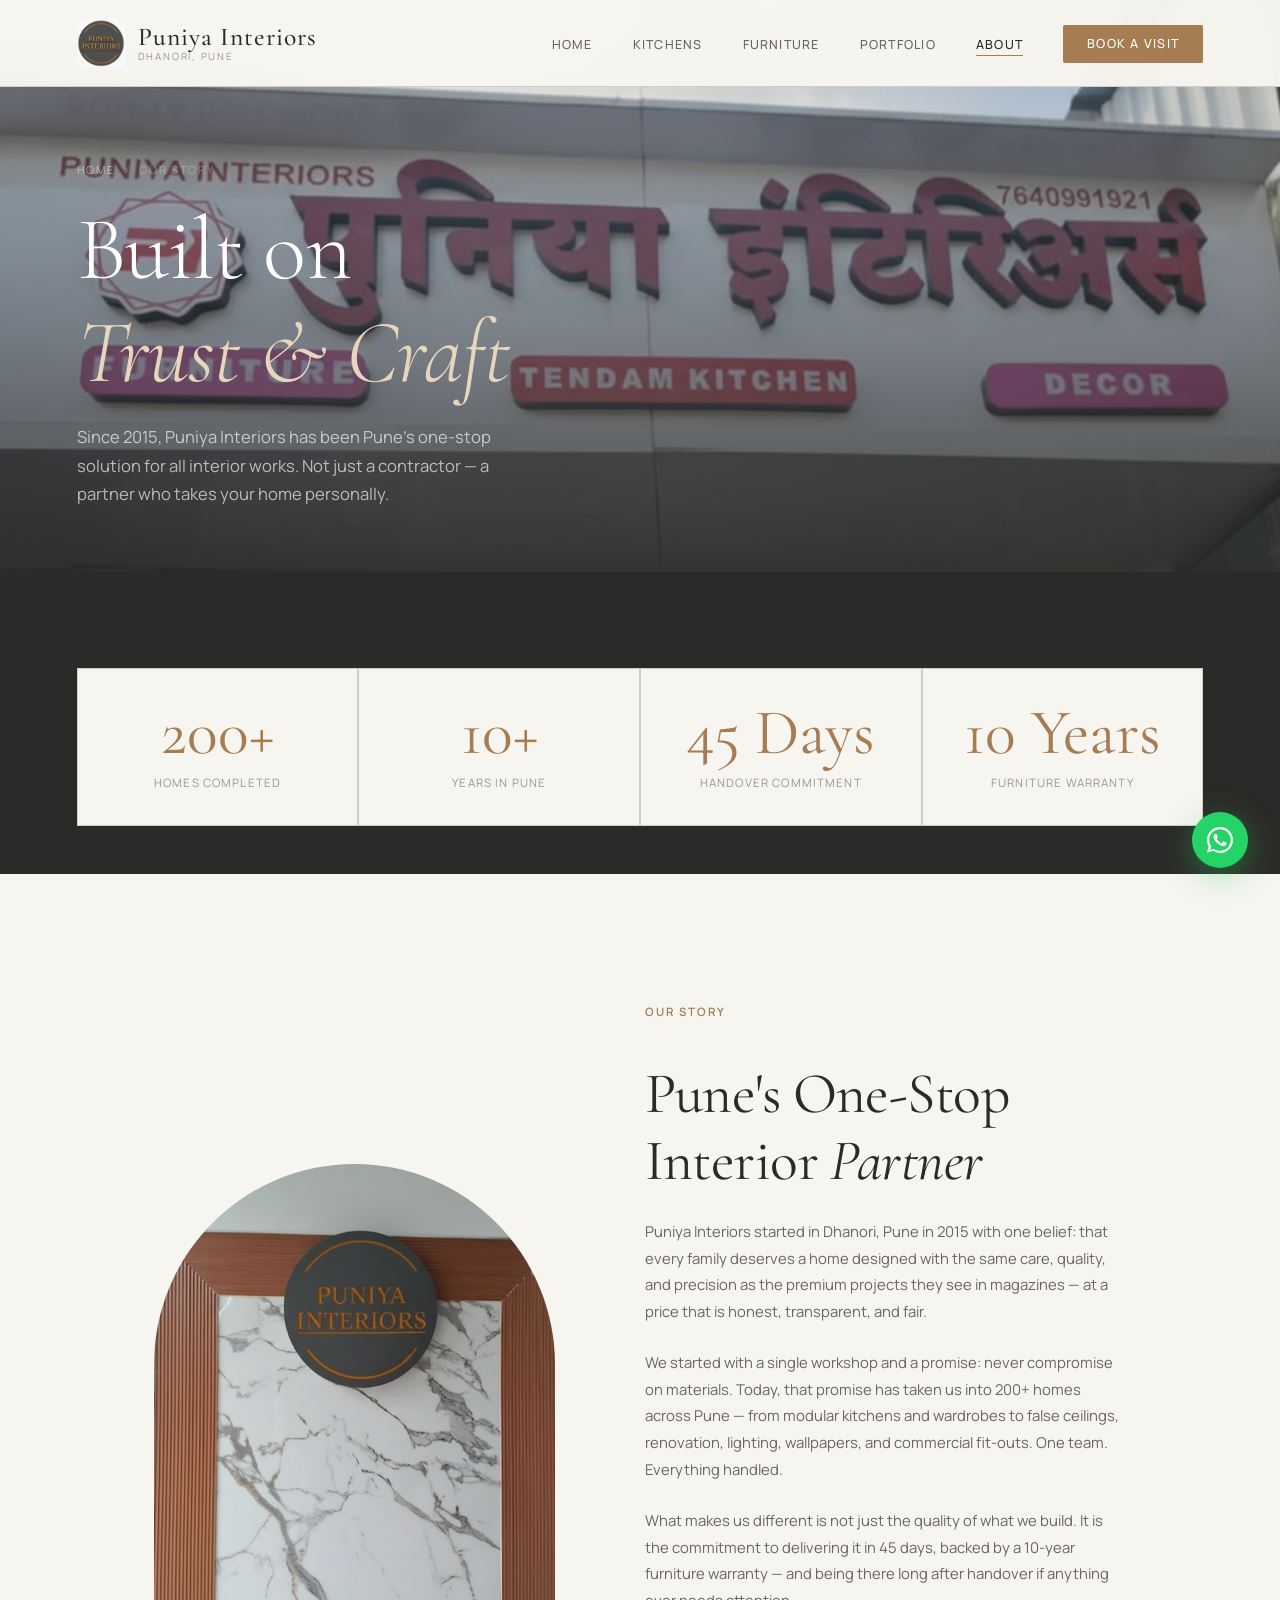
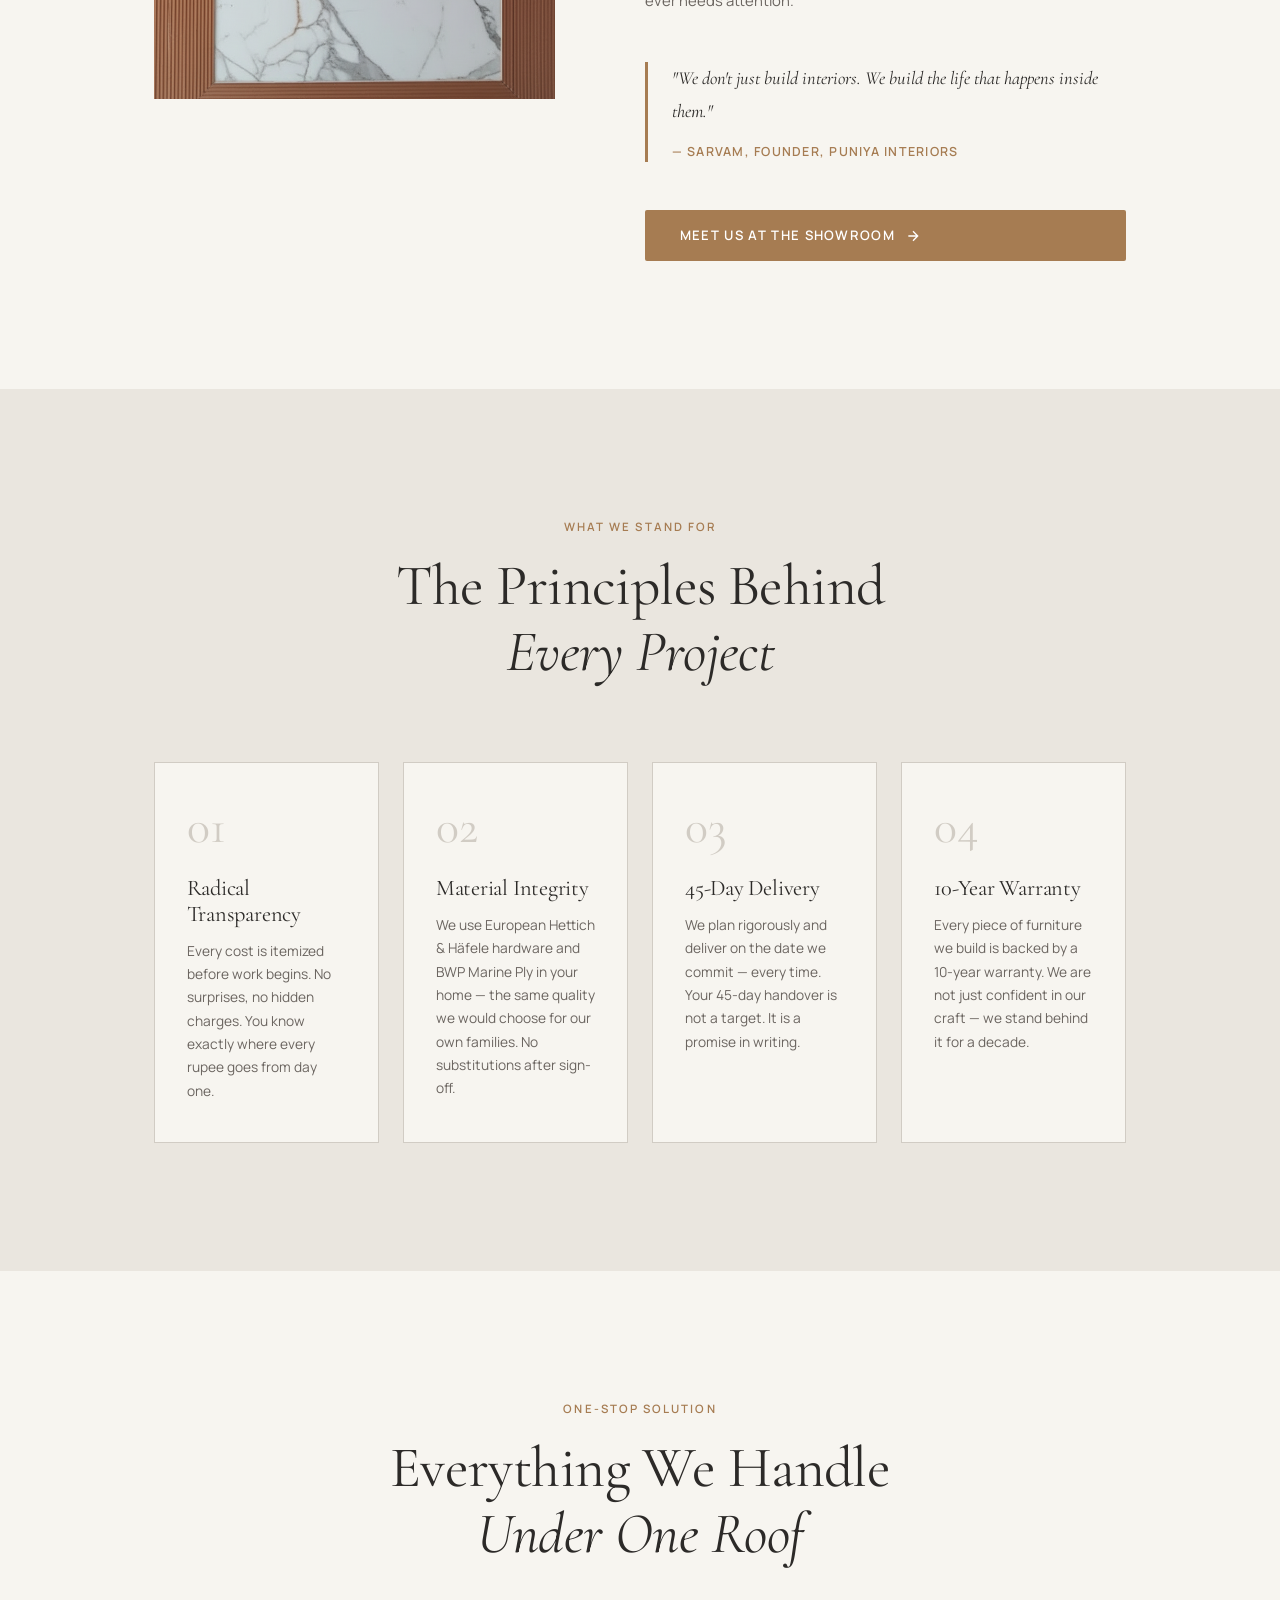
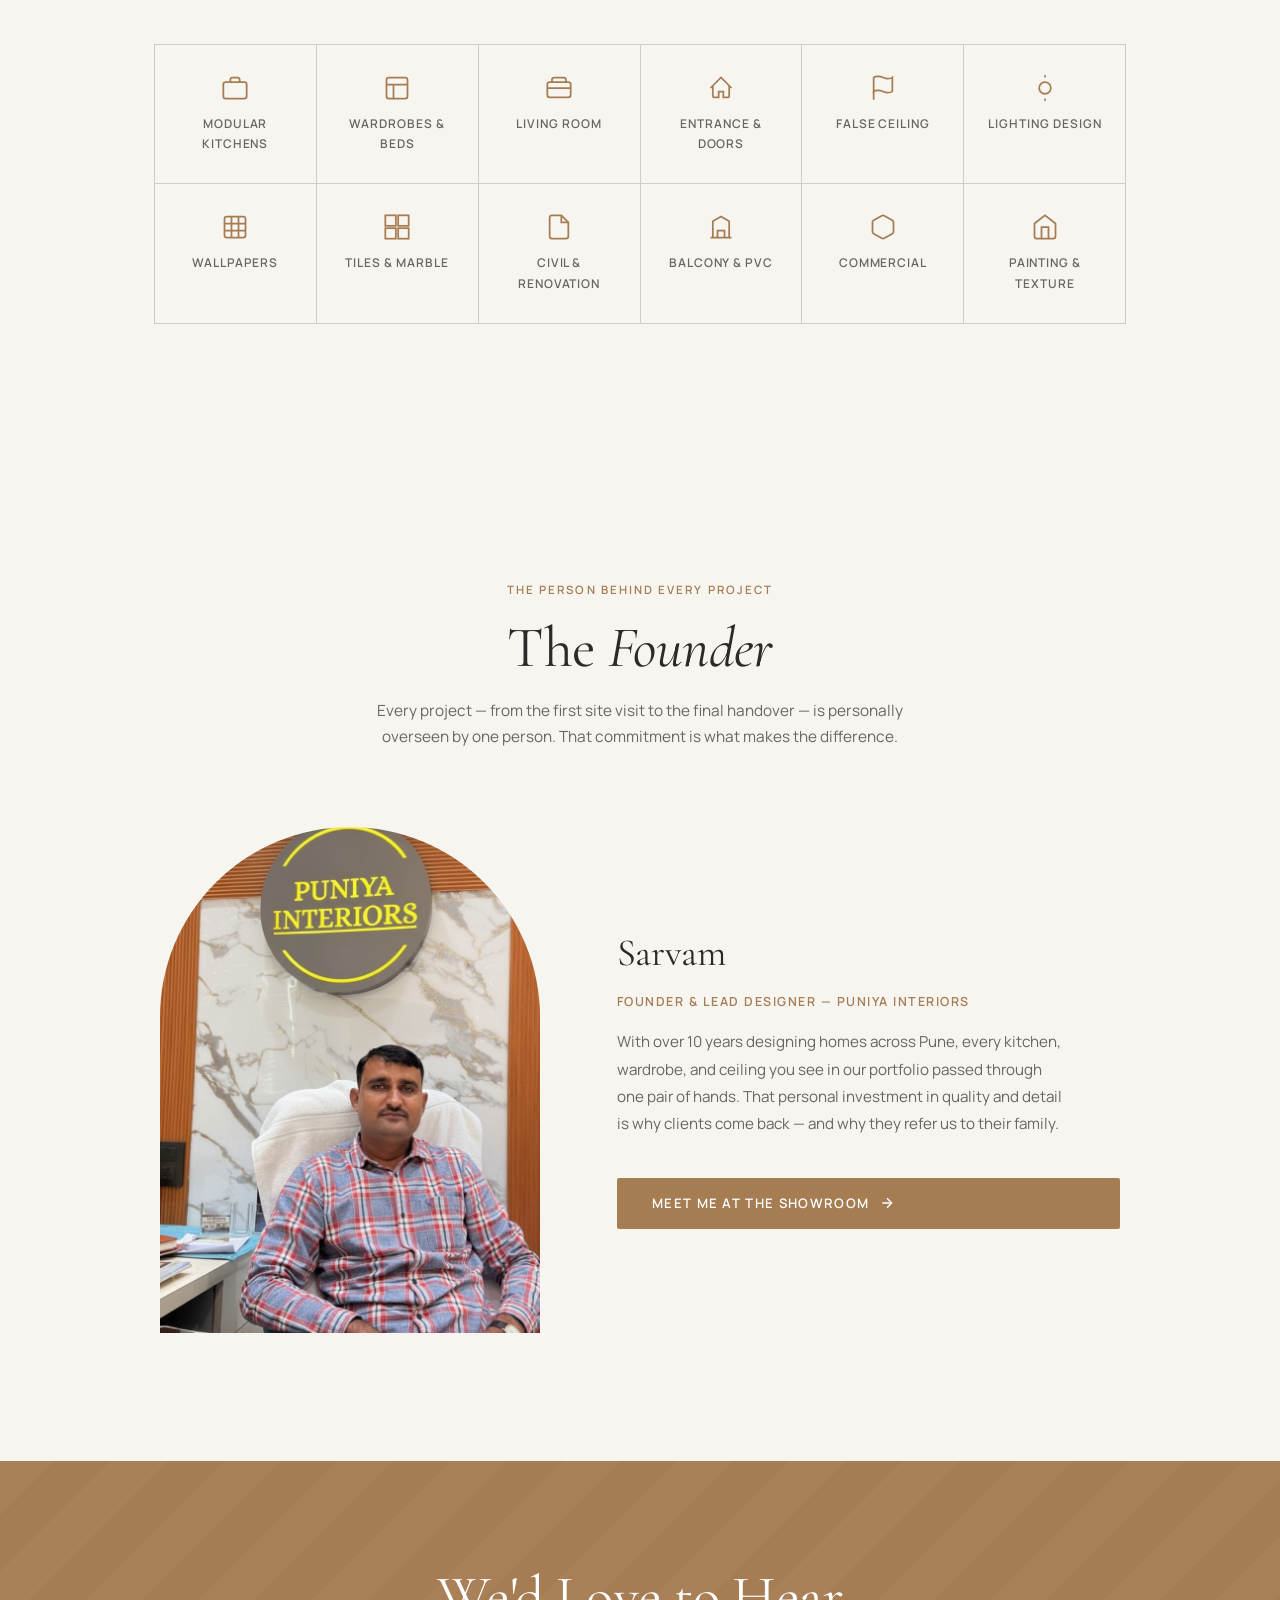
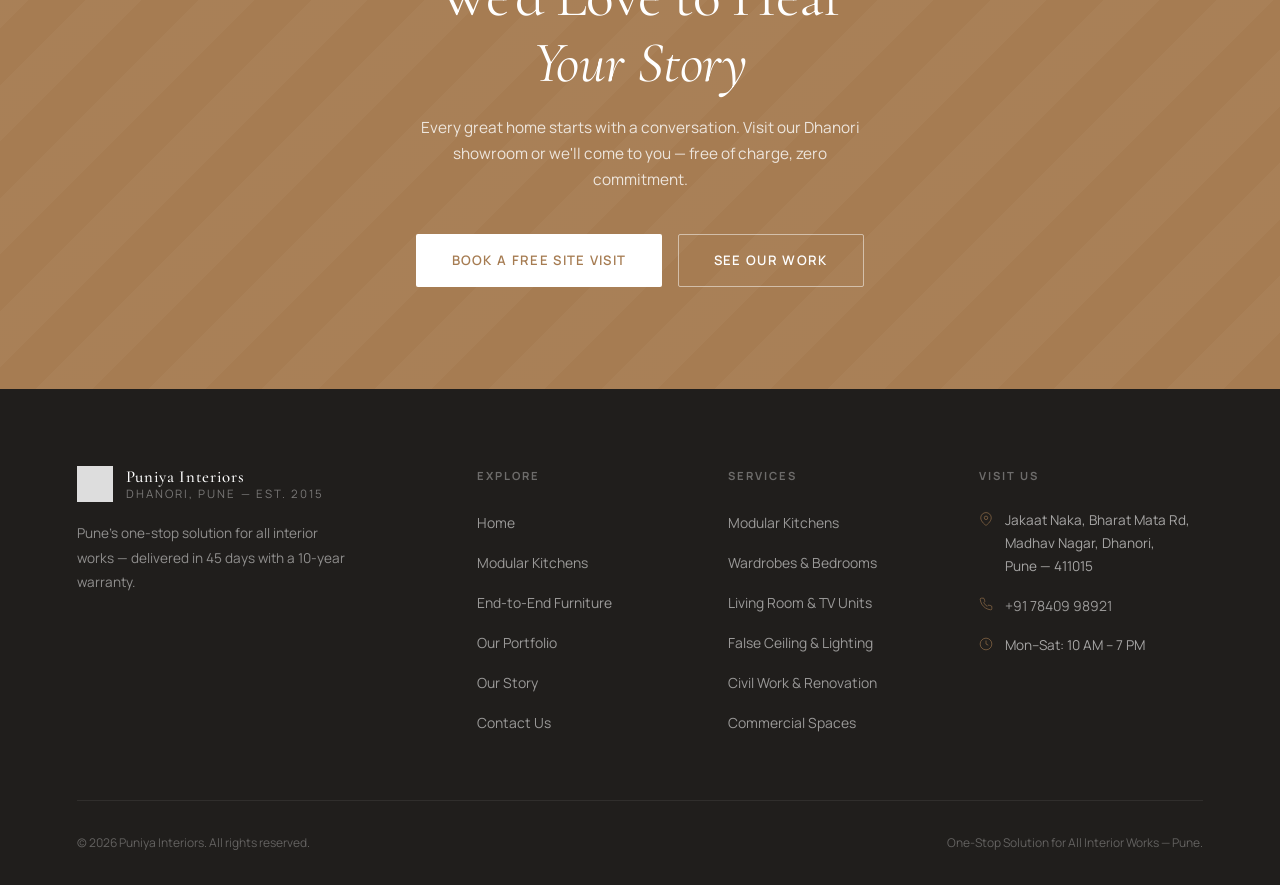
<file: about.html>
<!DOCTYPE html>
<html lang="en">

<head>
  <meta charset="UTF-8" />
  <meta name="viewport" content="width=device-width, initial-scale=1.0" />
  <meta name="description"
    content="The story of Puniya Interiors — Pune's one-stop interior design studio in Dhanori. 200+ homes, 45-day delivery, 10-year warranty. Meet the team." />
  <meta name="keywords"
    content="about Puniya Interiors, interior studio Pune, Dhanori interior designer, one-stop interior Pune" />
  <title>Our Story — Puniya Interiors, Pune</title>
  <link rel="preconnect" href="https://fonts.googleapis.com" />
  <link rel="preconnect" href="https://fonts.gstatic.com" crossorigin />
  <link rel="icon" type="image/png" sizes="192x192" href="images/favicon.png" />
  <link rel="apple-touch-icon" href="images/favicon.png" />
  <link rel="stylesheet" href="css/style.css" />
</head>

<body>

  <div class="page-transition enter" aria-hidden="true"></div>

  <!-- NAVIGATION -->
  <nav class="nav" role="navigation" aria-label="Main navigation">
    <a href="index.html" class="nav-logo" aria-label="Puniya Interiors Home">
      <img src="images/logo.png" alt="Puniya Interiors" class="nav-logo-img"
        onerror="this.style.display='none'" loading="eager" />
      <span class="nav-logo-text-wrap" style="display:flex;">
        <span class="nav-logo-name">Puniya Interiors</span>
        <span class="nav-logo-tagline">Dhanori, Pune</span>
      </span>
    </a>
    <ul class="nav-links">
      <li><a href="index.html">Home</a></li>
      <li><a href="modular-kitchens.html">Kitchens</a></li>
      <li><a href="custom-furniture.html">Furniture</a></li>
      <li><a href="portfolio.html">Portfolio</a></li>
      <li><a href="about.html" class="active">About</a></li>
      <li><a href="contact.html" class="nav-cta">Book a Visit</a></li>
    </ul>
    <button class="nav-hamburger" aria-label="Open menu"><span></span><span></span><span></span></button>
  </nav>
  <nav class="nav-mobile" aria-label="Mobile navigation">
    <a href="index.html">Home</a><a href="modular-kitchens.html">Kitchens</a>
    <a href="custom-furniture.html">Furniture</a><a href="portfolio.html">Portfolio</a>
    <a href="about.html">About</a><a href="contact.html">Contact</a>
  </nav>

  <!-- INNER HERO -->
  <header class="inner-hero" aria-label="About page hero">
    <div class="inner-hero-bg">
      <img src="images/about-hero.jpg" alt="Puniya Interiors showroom and team in Dhanori, Pune" loading="eager"
        onerror="this.closest('.inner-hero-bg').style.background='linear-gradient(135deg,#322820 0%,#2C2A28 100%)'" />
    </div>
    <div class="inner-hero-content">
      <div class="inner-hero-breadcrumb">
        <a href="index.html">Home</a><span>›</span><span>Our Story</span>
      </div>
      <h1>Built on<br /><em>Trust &amp; Craft</em></h1>
      <p class="inner-hero-sub">
        Since 2015, Puniya Interiors has been Pune's one-stop solution for all interior works.
        Not just a contractor — a partner who takes your home personally.
      </p>
    </div>
  </header>

  <!-- STATS -->
  <div style="background:var(--bg-dark);padding:3rem clamp(1.5rem,6vw,6rem);">
    <div class="about-stat-row">
      <div class="about-stat reveal">
        <span class="about-stat-number" data-count="200" data-suffix="+">0+</span>
        <span class="about-stat-label">Homes Completed</span>
      </div>
      <div class="about-stat reveal reveal-delay-1">
        <span class="about-stat-number" data-count="10" data-suffix="+">0+</span>
        <span class="about-stat-label">Years in Pune</span>
      </div>
      <div class="about-stat reveal reveal-delay-2">
        <span class="about-stat-number" data-count="45" data-suffix=" Days">0</span>
        <span class="about-stat-label">Handover Commitment</span>
      </div>
      <div class="about-stat reveal reveal-delay-3">
        <span class="about-stat-number" data-count="10" data-suffix=" Years">0</span>
        <span class="about-stat-label">Furniture Warranty</span>
      </div>
    </div>
  </div>

  <!-- FOUNDER STORY -->
  <section class="about-story" aria-labelledby="founder-heading">
    <div class="container">
      <div class="about-story-grid">
        <div class="reveal">
          <div class="founder-arch">
            <!--
              REPLACE: A professional portrait of the founder.
              Ideal: 700 x 930px, warm natural light, showroom background.
            -->
            <img src="images/founder.jpg" alt="Founder of Puniya Interiors, Dhanori, Pune" loading="lazy"
              onerror="this.parentElement.style.background='linear-gradient(180deg,#EAE6DF,#C8C0B4)'" />
          </div>
        </div>

        <div class="split-text reveal reveal-delay-2">
          <span class="eyebrow">Our Story</span>
          <h2 id="founder-heading">
            Pune's One-Stop<br />
            Interior <em>Partner</em>
          </h2>
          <p>
            Puniya Interiors started in Dhanori, Pune in 2015 with one belief: that every
            family deserves a home designed with the same care, quality, and precision as
            the premium projects they see in magazines — at a price that is honest,
            transparent, and fair.
          </p>
          <p>
            We started with a single workshop and a promise: never compromise on materials.
            Today, that promise has taken us into 200+ homes across Pune — from modular kitchens
            and wardrobes to false ceilings, renovation, lighting, wallpapers, and commercial
            fit-outs. One team. Everything handled.
          </p>
          <p>
            What makes us different is not just the quality of what we build. It is the
            commitment to delivering it in 45 days, backed by a 10-year furniture warranty
            — and being there long after handover if anything ever needs attention.
          </p>
          <blockquote style="border-left:3px solid var(--accent);padding-left:1.5rem;margin:1.5rem 0;">
            <p style="font-family:var(--font-serif);font-size:1.15rem;font-style:italic;color:var(--text-primary);">
              "We don't just build interiors. We build the life that happens inside them."
            </p>
            <footer
              style="font-size:0.78rem;font-weight:600;letter-spacing:0.1em;text-transform:uppercase;color:var(--accent);margin-top:0.8rem;">
              — Sarvam, Founder, Puniya Interiors
            </footer>
          </blockquote>
          <a href="contact.html" class="btn btn-primary">
            <span>Meet Us at the Showroom</span>
            <svg width="16" height="16" viewBox="0 0 24 24" fill="none" stroke="currentColor" stroke-width="2"
              aria-hidden="true">
              <path d="M5 12h14M12 5l7 7-7 7" />
            </svg>
          </a>
        </div>
      </div>
    </div>
  </section>

  <!-- OUR VALUES -->
  <section class="values-section" aria-labelledby="values-heading">
    <div class="container">
      <div class="section-header text-center reveal">
        <span class="eyebrow">What We Stand For</span>
        <h2 id="values-heading">The Principles Behind<br /><em>Every Project</em></h2>
      </div>
      <div class="values-grid">
        <div class="value-card reveal reveal-delay-1">
          <span class="value-number" aria-hidden="true">01</span>
          <h4>Radical Transparency</h4>
          <p>Every cost is itemized before work begins. No surprises, no hidden charges. You know exactly where every
            rupee goes from day one.</p>
        </div>
        <div class="value-card reveal reveal-delay-2">
          <span class="value-number" aria-hidden="true">02</span>
          <h4>Material Integrity</h4>
          <p>We use European Hettich &amp; Häfele hardware and BWP Marine Ply in your home — the same quality we would
            choose for our own families. No substitutions after sign-off.</p>
        </div>
        <div class="value-card reveal reveal-delay-3">
          <span class="value-number" aria-hidden="true">03</span>
          <h4>45-Day Delivery</h4>
          <p>We plan rigorously and deliver on the date we commit — every time. Your 45-day handover is not a target. It
            is a promise in writing.</p>
        </div>
        <div class="value-card reveal reveal-delay-4">
          <span class="value-number" aria-hidden="true">04</span>
          <h4>10-Year Warranty</h4>
          <p>Every piece of furniture we build is backed by a 10-year warranty. We are not just confident in our craft —
            we stand behind it for a decade.</p>
        </div>
      </div>
    </div>
  </section>

  <!-- WHAT WE COVER — one-stop proof -->
  <section style="padding:var(--section-padding);" aria-labelledby="scope-heading">
    <div class="container">
      <div class="section-header text-center reveal">
        <span class="eyebrow">One-Stop Solution</span>
        <h2 id="scope-heading">Everything We Handle<br /><em>Under One Roof</em></h2>
      </div>
      <div class="all-services-grid reveal" style="margin-top:3rem;">
        <a href="modular-kitchens.html" class="svc-pill"><svg viewBox="0 0 24 24" fill="none" stroke="currentColor"
            stroke-width="1.5" aria-hidden="true">
            <rect x="2" y="7" width="20" height="14" rx="2" />
            <path d="M16 7V5a2 2 0 00-2-2h-4a2 2 0 00-2 2v2" />
          </svg>Modular Kitchens</a>
        <a href="custom-furniture.html#bedroom" class="svc-pill"><svg viewBox="0 0 24 24" fill="none"
            stroke="currentColor" stroke-width="1.5" aria-hidden="true">
            <rect x="3" y="3" width="18" height="18" rx="2" />
            <path d="M3 9h18M9 21V9" />
          </svg>Wardrobes &amp; Beds</a>
        <a href="custom-furniture.html#living" class="svc-pill"><svg viewBox="0 0 24 24" fill="none"
            stroke="currentColor" stroke-width="1.5" aria-hidden="true">
            <rect x="2" y="7" width="20" height="13" rx="2" />
            <path d="M2 12h20M6 7V5a2 2 0 012-2h8a2 2 0 012 2v2" />
          </svg>Living Room</a>
        <a href="custom-furniture.html#entrance" class="svc-pill"><svg viewBox="0 0 24 24" fill="none"
            stroke="currentColor" stroke-width="1.5" aria-hidden="true">
            <path d="M3 12l9-9 9 9M5 10v9a1 1 0 001 1h4v-5h4v5h4a1 1 0 001-1v-9" />
          </svg>Entrance &amp; Doors</a>
        <a href="custom-furniture.html#civil" class="svc-pill"><svg viewBox="0 0 24 24" fill="none"
            stroke="currentColor" stroke-width="1.5" aria-hidden="true">
            <path d="M4 15s1-1 4-1 5 2 8 2 4-1 4-1V3s-1 1-4 1-5-2-8-2-4 1-4 1z" />
            <line x1="4" y1="22" x2="4" y2="15" />
          </svg>False Ceiling</a>
        <a href="custom-furniture.html#lighting" class="svc-pill"><svg viewBox="0 0 24 24" fill="none"
            stroke="currentColor" stroke-width="1.5" aria-hidden="true">
            <circle cx="12" cy="12" r="5" />
            <line x1="12" y1="1" x2="12" y2="3" />
            <line x1="12" y1="21" x2="12" y2="23" />
          </svg>Lighting Design</a>
        <a href="custom-furniture.html#wallpaper" class="svc-pill"><svg viewBox="0 0 24 24" fill="none"
            stroke="currentColor" stroke-width="1.5" aria-hidden="true">
            <rect x="3" y="3" width="18" height="18" rx="2" />
            <path d="M3 9h18M3 15h18M9 3v18M15 3v18" />
          </svg>Wallpapers</a>
        <a href="custom-furniture.html#tiles" class="svc-pill"><svg viewBox="0 0 24 24" fill="none"
            stroke="currentColor" stroke-width="1.5" aria-hidden="true">
            <rect x="2" y="2" width="9" height="9" />
            <rect x="13" y="2" width="9" height="9" />
            <rect x="2" y="13" width="9" height="9" />
            <rect x="13" y="13" width="9" height="9" />
          </svg>Tiles &amp; Marble</a>
        <a href="custom-furniture.html#civil" class="svc-pill"><svg viewBox="0 0 24 24" fill="none"
            stroke="currentColor" stroke-width="1.5" aria-hidden="true">
            <path d="M14 2H6a2 2 0 00-2 2v16a2 2 0 002 2h12a2 2 0 002-2V8z" />
            <polyline points="14 2 14 8 20 8" />
          </svg>Civil &amp; Renovation</a>
        <a href="custom-furniture.html#balcony" class="svc-pill"><svg viewBox="0 0 24 24" fill="none"
            stroke="currentColor" stroke-width="1.5" aria-hidden="true">
            <path d="M3 21h18M5 21V7l7-4 7 4v14M9 21v-6h6v6" />
          </svg>Balcony &amp; PVC</a>
        <a href="custom-furniture.html#commercial" class="svc-pill"><svg viewBox="0 0 24 24" fill="none"
            stroke="currentColor" stroke-width="1.5" aria-hidden="true">
            <path
              d="M21 16V8a2 2 0 00-1-1.73l-7-4a2 2 0 00-2 0l-7 4A2 2 0 003 8v8a2 2 0 001 1.73l7 4a2 2 0 002 0l7-4A2 2 0 0021 16z" />
          </svg>Commercial</a>
        <a href="custom-furniture.html#civil" class="svc-pill"><svg viewBox="0 0 24 24" fill="none" stroke="currentColor" stroke-width="1.5" aria-hidden="true"><path d="M3 9l9-7 9 7v11a2 2 0 01-2 2H5a2 2 0 01-2-2z"/><path d="M9 22V12h6v10"/></svg>Painting &amp; Texture</a>
      </div>
    </div>
  </section>

  <!-- THE PERSON BEHIND IT ALL — single founder card -->
  <section class="team-section" aria-labelledby="team-heading">
    <div class="container">
      <div class="section-header text-center reveal">
        <span class="eyebrow">The Person Behind Every Project</span>
        <h2 id="team-heading">The <em>Founder</em></h2>
        <p style="margin-top:1rem;margin-inline:auto;">
          Every project — from the first site visit to the final handover — is personally
          overseen by one person. That commitment is what makes the difference.
        </p>
      </div>
      <div class="founder-solo-card reveal">
        <div class="founder-solo-arch">
          <!--
            REPLACE: A confident, professional photo of the founder.
            Ideal: 600 x 800px portrait, showroom or project background.
          -->
          <img src="images/team-1.jpg" alt="Founder of Puniya Interiors — Interior Designer, Dhanori Pune"
            loading="lazy" onerror="this.parentElement.style.background='linear-gradient(180deg,#EAE6DF,#C8C0B4)'" />
        </div>
        <div class="founder-solo-info">
          <h3>Sarvam</h3>
          <p class="founder-role">Founder &amp; Lead Designer — Puniya Interiors</p>
          <p class="founder-bio">
            With over 10 years designing homes across Pune, every kitchen, wardrobe,
            and ceiling you see in our portfolio passed through one pair of hands.
            That personal investment in quality and detail is why clients come back —
            and why they refer us to their family.
          </p>
          <a href="contact.html" class="btn btn-primary" style="margin-top:1.5rem;">
            <span>Meet Me at the Showroom</span>
            <svg width="16" height="16" viewBox="0 0 24 24" fill="none" stroke="currentColor" stroke-width="2"
              aria-hidden="true">
              <path d="M5 12h14M12 5l7 7-7 7" />
            </svg>
          </a>
        </div>
      </div>
    </div>
  </section>

  <!-- CTA & ADDRESS -->
  <section class="cta-banner" aria-labelledby="about-cta-heading">
    <h2 id="about-cta-heading">We'd Love to Hear<br /><em>Your Story</em></h2>
    <p>Every great home starts with a conversation. Visit our Dhanori showroom or we'll come to you — free of charge, zero commitment.</p>
    <div class="cta-banner-actions">
      <a href="contact.html" class="btn btn-light">Book a Free Site Visit</a>
      <a href="portfolio.html" class="btn btn-ghost-white">See Our Work</a>
    </div>


  </section>

  <!-- FOOTER -->
  <footer class="footer" role="contentinfo">
    <div class="footer-grid">
      <div class="footer-brand">
        <div class="nav-logo" style="margin-bottom:1rem;">
          <img src="images/logo.png" alt="Puniya Interiors" class="footer-logo-img" />
          <span class="nav-logo-text-wrap" style="display:flex"><span class="nav-logo-name">Puniya Interiors</span><span
              class="nav-logo-tagline">Dhanori, Pune — Est. 2015</span></span>
        </div>
        <p>Pune's one-stop solution for all interior works — delivered in 45 days with a 10-year warranty.</p>
      </div>
      <div class="footer-col">
        <h5>Explore</h5>
        <ul>
          <li><a href="index.html">Home</a></li>
          <li><a href="modular-kitchens.html">Modular Kitchens</a></li>
          <li><a href="custom-furniture.html">End-to-End Furniture</a></li>
          <li><a href="portfolio.html">Our Portfolio</a></li>
          <li><a href="about.html">Our Story</a></li>
          <li><a href="contact.html">Contact Us</a></li>
        </ul>
      </div>
      <div class="footer-col">
        <h5>Services</h5>
        <ul>
          <li><a href="modular-kitchens.html">Modular Kitchens</a></li>
          <li><a href="custom-furniture.html#bedroom">Wardrobes &amp; Bedrooms</a></li>
          <li><a href="custom-furniture.html#living">Living Room &amp; TV Units</a></li>
          <li><a href="custom-furniture.html#civil">False Ceiling &amp; Lighting</a></li>
          <li><a href="custom-furniture.html#civil">Civil Work &amp; Renovation</a></li>
          <li><a href="custom-furniture.html#commercial">Commercial Spaces</a></li>
        </ul>
      </div>
      <div class="footer-col">
        <h5>Visit Us</h5>
        <div class="footer-contact-item"><svg viewBox="0 0 24 24" aria-hidden="true">
            <path d="M21 10c0 7-9 13-9 13s-9-6-9-13a9 9 0 0118 0z" />
            <circle cx="12" cy="10" r="3" />
          </svg><span>Jakaat Naka, Bharat Mata Rd,<br />Madhav Nagar, Dhanori,<br />Pune — 411015</span></div>
        <div class="footer-contact-item"><svg viewBox="0 0 24 24" aria-hidden="true">
            <path
              d="M22 16.92v3a2 2 0 01-2.18 2 19.79 19.79 0 01-8.63-3.07 19.5 19.5 0 01-6-6 19.79 19.79 0 01-3.07-8.67A2 2 0 014.11 2h3a2 2 0 012 1.72c.127.96.361 1.903.7 2.81a2 2 0 01-.45 2.11L8.09 9.91a16 16 0 006 6l1.27-1.27a2 2 0 012.11-.45c.907.339 1.85.573 2.81.7A2 2 0 0122 16.92z" />
          </svg><a href="tel:+917840998921">+91 78409 98921</a></div>
        <div class="footer-contact-item"><svg viewBox="0 0 24 24" aria-hidden="true">
            <circle cx="12" cy="12" r="10" />
            <polyline points="12 6 12 12 16 14" />
          </svg><span>Mon–Sat: 10 AM – 7 PM</span></div>
      </div>
    </div>
    <div class="footer-bottom"><span>© 2026 Puniya Interiors. All rights reserved.</span><span>One-Stop Solution for All
        Interior Works — Pune.</span></div>
  </footer>

  <a href="https://wa.me/917840998921" class="whatsapp-float" target="_blank" rel="noopener noreferrer"
    aria-label="Chat on WhatsApp">
    <svg viewBox="0 0 24 24" aria-hidden="true">
      <path
        d="M17.472 14.382c-.297-.149-1.758-.867-2.03-.967-.273-.099-.471-.148-.67.15-.197.297-.767.966-.94 1.164-.173.199-.347.223-.644.075-.297-.15-1.255-.463-2.39-1.475-.883-.788-1.48-1.761-1.653-2.059-.173-.297-.018-.458.13-.606.134-.133.298-.347.446-.52.149-.174.198-.298.298-.497.099-.198.05-.371-.025-.52-.075-.149-.669-1.612-.916-2.207-.242-.579-.487-.5-.669-.51-.173-.008-.371-.01-.57-.01-.198 0-.52.074-.792.372-.272.297-1.04 1.016-1.04 2.479 0 1.462 1.065 2.875 1.213 3.074.149.198 2.096 3.2 5.077 4.487.709.306 1.262.489 1.694.625.712.227 1.36.195 1.871.118.571-.085 1.758-.719 2.006-1.413.248-.694.248-1.289.173-1.413-.074-.124-.272-.198-.57-.347z" />
      <path
        d="M12 0C5.373 0 0 5.373 0 12c0 2.125.557 4.122 1.529 5.859L.057 23.5l5.777-1.517A11.951 11.951 0 0012 24c6.627 0 12-5.373 12-12S18.627 0 12 0zm0 22c-1.893 0-3.667-.52-5.184-1.426l-.371-.22-3.43.9.916-3.345-.242-.383A9.953 9.953 0 012 12c0-5.514 4.486-10 10-10s10 4.486 10 10-4.486 10-10 10z" />
    </svg>
  </a>
  <script src="js/script.js" defer></script>
</body>

</html>
</file>
<file: css/style.css>
/* ============================================================
   PUNIYA INTERIORS — Master Stylesheet
   Design System: Earthy Editorial & Spatial Elegance (Japandi)
   Author: Built for Puniya Interiors, Dhanori, Pune
   ============================================================ */

/* ── 1. GOOGLE FONTS IMPORT ── */
@import url('https://fonts.googleapis.com/css2?family=Cormorant+Garamond:ital,wght@0,300;0,400;0,500;0,600;1,300;1,400&family=Manrope:wght@300;400;500;600&display=swap');

/* ── 2. CSS CUSTOM PROPERTIES (DESIGN TOKENS) ── */
:root {
  /* Colors */
  --bg-primary:     #F7F5F0;   /* Warm Alabaster */
  --bg-secondary:   #EAE6DF;   /* Soft Stone */
  --bg-dark:        #2C2A28;   /* Charred Oak */
  --accent:         #A67C52;   /* Raw Terracotta */
  --accent-light:   #C4A07A;   /* Lighter clay for hover */
  --text-primary:   #2C2A28;
  --text-secondary: #6B6560;
  --text-muted:     #9C958E;
  --border:         #D1CCC4;

  /* Typography */
  --font-serif:  'Cormorant Garamond', Georgia, serif;
  --font-sans:   'Manrope', system-ui, sans-serif;

  /* Spacing Scale (Golden Ratio influenced) */
  --space-xs:   0.5rem;
  --space-sm:   1rem;
  --space-md:   2rem;
  --space-lg:   4rem;
  --space-xl:   7rem;
  --space-xxl: 10rem;

  /* Section padding */
  --section-padding: clamp(5rem, 10vw, 10rem) clamp(1.5rem, 6vw, 8rem);

  /* Border radius */
  --radius-sm:  4px;
  --radius-md:  12px;
  --radius-arch: 999px 999px 0 0; /* Architectural arch shape */

  /* Transitions */
  --transition-slow:   all 0.8s cubic-bezier(0.4, 0, 0.2, 1);
  --transition-medium: all 0.5s cubic-bezier(0.4, 0, 0.2, 1);
  --transition-fast:   all 0.25s ease;

  /* Shadows */
  --shadow-soft:   0 8px 40px rgba(44, 42, 40, 0.08);
  --shadow-medium: 0 16px 60px rgba(44, 42, 40, 0.14);
}

/* ── 3. RESET & BASE ── */
*, *::before, *::after {
  margin: 0;
  padding: 0;
  box-sizing: border-box;
}

html {
  font-size: 16px;
  scroll-behavior: smooth;
  -webkit-font-smoothing: antialiased;
  -moz-osx-font-smoothing: grayscale;
}

body {
  background-color: var(--bg-primary);
  color: var(--text-primary);
  font-family: var(--font-sans);
  font-weight: 400;
  line-height: 1.7;
  overflow-x: clip;
}

img {
  display: block;
  max-width: 100%;
  height: auto;
}

a {
  color: inherit;
  text-decoration: none;
}

ul, ol {
  list-style: none;
}

button {
  cursor: pointer;
  border: none;
  background: none;
  font-family: inherit;
}

/* ── 4. TYPOGRAPHY SYSTEM ── */
h1, h2, h3, h4 {
  font-family: var(--font-serif);
  font-weight: 400;
  line-height: 1.15;
  letter-spacing: -0.01em;
}

h1 { font-size: clamp(3rem, 7vw, 6.5rem); }
h2 { font-size: clamp(2rem, 4.5vw, 3.8rem); }
h3 { font-size: clamp(1.4rem, 2.5vw, 2rem); }
h4 { font-size: clamp(1.1rem, 1.8vw, 1.4rem); }

p {
  font-size: clamp(0.9rem, 1.2vw, 1rem);
  color: var(--text-secondary);
  max-width: 60ch;
}

.eyebrow {
  font-family: var(--font-sans);
  font-size: 0.72rem;
  font-weight: 600;
  letter-spacing: 0.18em;
  text-transform: uppercase;
  color: var(--accent);
  display: block;
  margin-bottom: 1rem;
}

/* ── 5. UTILITY CLASSES ── */
.container {
  width: 100%;
  max-width: 1400px;
  margin-inline: auto;
  padding-inline: clamp(1.5rem, 6vw, 6rem);
}

.text-center { text-align: center; }
.text-center p { margin-inline: auto; }

/* ── 6. BUTTONS ── */
.btn {
  display: inline-flex;
  align-items: center;
  gap: 0.6rem;
  padding: 0.9rem 2.2rem;
  font-family: var(--font-sans);
  font-size: 0.82rem;
  font-weight: 600;
  letter-spacing: 0.1em;
  text-transform: uppercase;
  border-radius: 2px;
  transition: var(--transition-medium);
  position: relative;
  overflow: hidden;
}

.btn-primary {
  background: var(--accent);
  color: #fff;
}

.btn-primary::after {
  content: '';
  position: absolute;
  inset: 0;
  background: var(--bg-dark);
  transform: scaleX(0);
  transform-origin: right;
  transition: transform 0.4s cubic-bezier(0.4, 0, 0.2, 1);
  z-index: 0;
}

.btn-primary:hover::after { transform: scaleX(1); transform-origin: left; }
.btn-primary span, .btn-primary svg { position: relative; z-index: 1; }

.btn-outline {
  background: transparent;
  color: var(--text-primary);
  border: 1px solid var(--border);
}

.btn-outline:hover {
  border-color: var(--accent);
  color: var(--accent);
}

.btn-whatsapp {
  background: #25D366;
  color: #fff;
}

.btn-whatsapp:hover { background: #1db954; }

/* ── 7. ARCH IMAGE COMPONENT ── */
/* The signature "arch" motif for featured images */
.arch-image {
  border-radius: var(--radius-arch);
  overflow: hidden;
  position: relative;
}

.arch-image img {
  width: 100%;
  height: 100%;
  object-fit: cover;
  transition: transform 1.5s cubic-bezier(0.4, 0, 0.2, 1);
}

.arch-image:hover img { transform: scale(1.05); }

/* ── 8. NAVIGATION ── */
.nav {
  position: fixed;
  top: 0;
  left: 0;
  right: 0;
  z-index: 1000;
  padding: 1.2rem clamp(1.5rem, 6vw, 6rem);
  display: flex;
  align-items: center;
  justify-content: space-between;
  transition: var(--transition-medium);
  /* Always visible on every page */
  background: rgba(247, 245, 240, 0.97);
  backdrop-filter: blur(20px);
  -webkit-backdrop-filter: blur(20px);
  border-bottom: 1px solid var(--border);
  box-shadow: 0 2px 20px rgba(44, 42, 40, 0.06);
}

/* Scrolled state - fully opaque + slightly tighter */
.nav.scrolled {
  background: rgba(247, 245, 240, 1);
  padding-block: 0.85rem;
  box-shadow: 0 4px 30px rgba(44, 42, 40, 0.10);
}

.nav-logo {
  display: flex;
  flex-direction: row;
  align-items: center;
  gap: 0.8rem;
  line-height: 1;
}

.nav-logo-name {
  font-family: var(--font-serif);
  font-size: 1.6rem;
  font-weight: 500;
  color: var(--text-primary);
  letter-spacing: 0.04em;
}

.nav-logo-tagline {
  font-size: 0.62rem;
  letter-spacing: 0.18em;
  text-transform: uppercase;
  color: var(--text-muted);
  margin-top: 2px;
}

.nav-links {
  display: flex;
  align-items: center;
  gap: 2.5rem;
}

.nav-links a {
  font-size: 0.78rem;
  font-weight: 500;
  letter-spacing: 0.1em;
  text-transform: uppercase;
  color: var(--text-secondary);
  transition: color 0.25s ease;
  position: relative;
}

.nav-links a::after {
  content: '';
  position: absolute;
  bottom: -3px;
  left: 0;
  width: 0;
  height: 1px;
  background: var(--accent);
  transition: width 0.3s ease;
}

.nav-links a:hover,
.nav-links a.active {
  color: var(--text-primary);
}

.nav-links a:hover::after,
.nav-links a.active::after {
  width: 100%;
}

.nav-cta {
  padding: 0.65rem 1.5rem !important;
  background: var(--accent);
  color: #fff !important;
  border-radius: 2px;
}

.nav-cta::after { display: none; }
.nav-cta:hover { background: var(--bg-dark) !important; color: #fff !important; }

/* Hamburger */
.nav-hamburger {
  display: none;
  flex-direction: column;
  gap: 5px;
  padding: 8px;
  cursor: pointer;
  z-index: 1100;
}

.nav-hamburger span {
  display: block;
  width: 24px;
  height: 1.5px;
  background: var(--text-primary);
  transition: var(--transition-fast);
  transform-origin: center;
}

.nav-hamburger.open span:nth-child(1) { transform: translateY(6.5px) rotate(45deg); }
.nav-hamburger.open span:nth-child(2) { opacity: 0; }
.nav-hamburger.open span:nth-child(3) { transform: translateY(-6.5px) rotate(-45deg); }

/* Mobile Menu */
.nav-mobile {
  display: none;
  position: fixed;
  inset: 0;
  background: var(--bg-primary);
  z-index: 1050;
  flex-direction: column;
  justify-content: center;
  align-items: center;
  gap: 2.5rem;
  opacity: 0;
  pointer-events: none;
  transition: opacity 0.4s ease;
}

.nav-mobile.open {
  display: flex;
  opacity: 1;
  pointer-events: all;
}

.nav-mobile a {
  font-family: var(--font-serif);
  font-size: 2.5rem;
  color: var(--text-primary);
  transition: color 0.25s ease;
}

.nav-mobile a:hover { color: var(--accent); }

/* ── 9. HERO SECTION ── */
.hero {
  min-height: 100svh;
  position: relative;
  display: grid;
  grid-template-rows: 1fr auto;
  overflow: hidden;
}

.hero-bg {
  position: absolute;
  inset: 0;
  z-index: 0;
}

.hero-bg-image {
  width: 100%;
  height: 100%;
  object-fit: cover;
  transform: scale(1.08);
  /* Parallax controlled via JS */
}

/* Warm editorial overlay */
.hero-bg::after {
  content: '';
  position: absolute;
  inset: 0;
  background: linear-gradient(
    135deg,
    rgba(44, 42, 40, 0.55) 0%,
    rgba(44, 42, 40, 0.2) 60%,
    rgba(166, 124, 82, 0.15) 100%
  );
}

.hero-content {
  position: relative;
  z-index: 1;
  display: flex;
  flex-direction: column;
  justify-content: flex-end;
  padding: var(--section-padding);
  padding-top: 9rem;
  padding-bottom: 5rem;
  max-width: 900px;
}

.hero-eyebrow {
  color: rgba(255,255,255,0.75);
  margin-bottom: 1.5rem;
}

.hero h1 {
  color: #fff;
  font-weight: 300;
  line-height: 1.08;
  margin-bottom: 2rem;
}

.hero h1 em {
  font-style: italic;
  color: #E8D5BE;
}

.hero-subtext {
  color: rgba(255,255,255,0.72);
  font-size: clamp(0.9rem, 1.3vw, 1.05rem);
  max-width: 44ch;
  margin-bottom: 3rem;
}

.hero-actions {
  display: flex;
  flex-wrap: wrap;
  gap: 1rem;
  align-items: center;
}

.hero-scroll {
  position: absolute;
  bottom: 2.5rem;
  right: clamp(1.5rem, 6vw, 6rem);
  z-index: 1;
  display: flex;
  align-items: center;
  gap: 0.8rem;
  color: rgba(255,255,255,0.5);
  font-size: 0.68rem;
  letter-spacing: 0.15em;
  text-transform: uppercase;
  writing-mode: vertical-rl;
}

.hero-scroll::before {
  content: '';
  width: 1px;
  height: 60px;
  background: rgba(255,255,255,0.3);
  animation: scrollLine 2s ease-in-out infinite;
}

@keyframes scrollLine {
  0% { transform: scaleY(0); transform-origin: top; }
  50% { transform: scaleY(1); transform-origin: top; }
  51% { transform: scaleY(1); transform-origin: bottom; }
  100% { transform: scaleY(0); transform-origin: bottom; }
}

/* ── 10. TRUST BAR ── */
.trust-bar {
  background: var(--bg-dark);
  padding: 2.5rem clamp(1.5rem, 6vw, 6rem);
}

.trust-bar-inner {
  display: grid;
  grid-template-columns: repeat(2, 1fr);
  gap: 0;
  max-width: 680px;
  margin: 0 auto;
}

.trust-item {
  display: flex;
  align-items: center;
  gap: 1rem;
  color: rgba(255,255,255,0.7);
  font-size: 0.82rem;
  letter-spacing: 0.06em;
  padding: 1.4rem 2rem;
  border: 1px solid rgba(255,255,255,0.07);
}

.trust-item-icon {
  width: 42px;
  height: 42px;
  border-radius: 50%;
  background: rgba(166, 124, 82, 0.2);
  display: flex;
  align-items: center;
  justify-content: center;
  flex-shrink: 0;
}

.trust-item-icon svg { width: 18px; height: 18px; stroke: var(--accent); fill: none; }

.trust-divider {
  display: none;
}

.trust-rating {
  display: flex;
  gap: 3px;
  color: #F5C842;
  font-size: 0.85rem;
}

/* ── 11. SERVICES SECTION (Editorial Card Layout) ── */
.services {
  padding: var(--section-padding);
}

.section-header {
  margin-bottom: clamp(3rem, 6vw, 5rem);
}

.services-grid {
  display: grid;
  grid-template-columns: repeat(3, 1fr);
  gap: 1.5px;
  background: var(--border);
  border: 1.5px solid var(--border);
}

.service-card {
  background: var(--bg-primary);
  padding: 2.5rem 2rem 3rem;
  display: flex;
  flex-direction: column;
  gap: 1.5rem;
  transition: var(--transition-medium);
  position: relative;
  overflow: hidden;
}

.service-card::before {
  content: '';
  position: absolute;
  bottom: 0;
  left: 0;
  right: 0;
  height: 3px;
  background: var(--accent);
  transform: scaleX(0);
  transition: transform 0.5s ease;
}

.service-card:hover::before { transform: scaleX(1); }

.service-card:hover { background: var(--bg-secondary); }

.service-arch {
  width: 100%;
  aspect-ratio: 3/4;
  border-radius: var(--radius-arch);
  overflow: hidden;
  background: var(--bg-secondary);
}

.service-arch img {
  width: 100%;
  height: 100%;
  object-fit: cover;
  transition: transform 1.5s cubic-bezier(0.4, 0, 0.2, 1);
}

.service-card:hover .service-arch img { transform: scale(1.07); }

.service-number {
  font-family: var(--font-serif);
  font-size: 3.5rem;
  font-weight: 300;
  color: var(--border);
  line-height: 1;
}

.service-card h3 { font-weight: 400; }

.service-card p {
  font-size: 0.88rem;
  line-height: 1.7;
}

.service-link {
  margin-top: auto;
  font-size: 0.75rem;
  letter-spacing: 0.12em;
  text-transform: uppercase;
  font-weight: 600;
  color: var(--accent);
  display: flex;
  align-items: center;
  gap: 0.5rem;
  transition: gap 0.3s ease;
}

.service-link:hover { gap: 0.9rem; }

/* ── 12. BEFORE & AFTER SLIDER ── */
.slider-section {
  padding: var(--section-padding);
  background: var(--bg-secondary);
}

.slider-wrapper {
  position: relative;
  width: 100%;
  aspect-ratio: 16/9;
  border-radius: var(--radius-md);
  overflow: hidden;
  cursor: col-resize;
  user-select: none;
  box-shadow: var(--shadow-medium);
  margin-top: 3rem;
}

.slider-before,
.slider-after {
  position: absolute;
  inset: 0;
}

.slider-before img,
.slider-after img {
  width: 100%;
  height: 100%;
  object-fit: cover;
  pointer-events: none;
}

.slider-after {
  clip-path: inset(0 50% 0 0);
  transition: clip-path 0.05s ease;
}

.slider-handle {
  position: absolute;
  top: 0;
  left: 50%;
  bottom: 0;
  width: 3px;
  background: #fff;
  transform: translateX(-50%);
  display: flex;
  align-items: center;
  justify-content: center;
  transition: left 0.05s ease;
}

.slider-handle-circle {
  width: 48px;
  height: 48px;
  border-radius: 50%;
  background: #fff;
  box-shadow: var(--shadow-medium);
  display: flex;
  align-items: center;
  justify-content: center;
  flex-shrink: 0;
  font-size: 0.8rem;
  font-weight: 600;
  color: var(--text-primary);
}

.slider-label {
  position: absolute;
  bottom: 1.5rem;
  padding: 0.4rem 1rem;
  background: rgba(44,42,40,0.75);
  color: #fff;
  font-size: 0.7rem;
  letter-spacing: 0.15em;
  text-transform: uppercase;
  border-radius: 2px;
}

.slider-label-before { left: 1.5rem; }
.slider-label-after  { right: 1.5rem; }

/* ── 13. PROCESS SECTION ── */
.process {
  padding: var(--section-padding);
}

.process-steps {
  display: grid;
  grid-template-columns: repeat(3, 1fr);
  gap: 0;
  margin-top: 4rem;
  position: relative;
}

/* Connecting line */
.process-steps::before {
  content: '';
  position: absolute;
  top: 2rem;
  left: 16.5%;
  right: 16.5%;
  height: 1px;
  background: var(--border);
  z-index: 0;
}

.process-step {
  display: flex;
  flex-direction: column;
  align-items: center;
  text-align: center;
  padding: 0 2rem;
  position: relative;
  z-index: 1;
}

.process-number {
  width: 4rem;
  height: 4rem;
  border-radius: 50%;
  background: var(--bg-primary);
  border: 1px solid var(--border);
  display: flex;
  align-items: center;
  justify-content: center;
  font-family: var(--font-serif);
  font-size: 1.4rem;
  color: var(--accent);
  margin-bottom: 2rem;
  flex-shrink: 0;
  transition: var(--transition-medium);
}

.process-step:hover .process-number {
  background: var(--accent);
  color: #fff;
  border-color: var(--accent);
}

.process-step h4 { margin-bottom: 0.75rem; }
.process-step p { font-size: 0.87rem; }

/* ── 14. TESTIMONIALS ── */
.testimonials {
  padding: var(--section-padding);
  background: var(--bg-dark);
  color: #fff;
}

.testimonials .eyebrow { color: var(--accent-light); }
.testimonials h2 { color: #fff; }

.testimonials-grid {
  display: grid;
  grid-template-columns: repeat(2, 1fr);
  gap: 2px;
  background: rgba(255,255,255,0.06);
  margin-top: 4rem;
}

.testimonial-card {
  background: var(--bg-dark);
  padding: 3rem;
  position: relative;
  transition: background 0.4s ease;
}

.testimonial-card:hover { background: #35322F; }

.testimonial-quote-mark {
  font-family: var(--font-serif);
  font-size: 6rem;
  line-height: 0.5;
  color: var(--accent);
  opacity: 0.4;
  margin-bottom: 1.5rem;
  display: block;
}

.testimonial-text {
  font-family: var(--font-serif);
  font-size: clamp(1.1rem, 1.8vw, 1.5rem);
  font-style: italic;
  color: rgba(255,255,255,0.9);
  line-height: 1.5;
  margin-bottom: 2rem;
  max-width: 100%;
}

.testimonial-author {
  display: flex;
  align-items: center;
  gap: 1rem;
}

.testimonial-avatar {
  width: 44px;
  height: 44px;
  border-radius: 50%;
  background: var(--accent);
  display: flex;
  align-items: center;
  justify-content: center;
  font-family: var(--font-serif);
  font-size: 1.2rem;
  color: #fff;
  flex-shrink: 0;
}

.testimonial-name {
  font-size: 0.85rem;
  font-weight: 600;
  color: #fff;
  display: block;
}

.testimonial-location {
  font-size: 0.75rem;
  color: rgba(255,255,255,0.4);
  letter-spacing: 0.05em;
}

.testimonial-stars {
  display: flex;
  gap: 2px;
  color: #F5C842;
  font-size: 0.85rem;
  margin-top: 0.3rem;
}

/* ── 15. FINAL CTA BANNER ── */
.cta-banner {
  background: var(--accent);
  padding: clamp(4rem, 8vw, 8rem) clamp(1.5rem, 6vw, 6rem);
  text-align: center;
  position: relative;
  overflow: hidden;
}

/* Subtle architectural line texture */
.cta-banner::before {
  content: '';
  position: absolute;
  inset: 0;
  background: repeating-linear-gradient(
    -45deg,
    transparent,
    transparent 40px,
    rgba(255,255,255,0.03) 40px,
    rgba(255,255,255,0.03) 80px
  );
}

.cta-banner > * { position: relative; z-index: 1; }

.cta-banner h2 {
  color: #fff;
  margin-bottom: 1.2rem;
}

.cta-banner p {
  color: rgba(255,255,255,0.8);
  margin-inline: auto;
  margin-bottom: 2.5rem;
  max-width: 50ch;
}

.cta-banner-actions {
  display: flex;
  flex-wrap: wrap;
  gap: 1rem;
  justify-content: center;
}

.btn-light {
  background: #fff;
  color: var(--accent);
}

.btn-light:hover { background: var(--bg-primary); }

.btn-ghost-white {
  background: transparent;
  color: #fff;
  border: 1.5px solid rgba(255,255,255,0.5);
}

.btn-ghost-white:hover { border-color: #fff; background: rgba(255,255,255,0.1); }

/* ── 16. FOOTER ── */
.footer {
  background: #201E1C;
  color: rgba(255,255,255,0.6);
  padding: clamp(3rem, 6vw, 6rem) clamp(1.5rem, 6vw, 6rem) 2rem;
}

.footer-grid {
  display: grid;
  grid-template-columns: 1.8fr 1fr 1fr 1.2fr;
  gap: 4rem;
  padding-bottom: 4rem;
  border-bottom: 1px solid rgba(255,255,255,0.07);
  margin-bottom: 2rem;
}

.footer-brand .nav-logo-name { color: #fff; }
.footer-brand .nav-logo-tagline { color: rgba(255,255,255,0.35); }
.footer-brand p {
  margin-top: 1.2rem;
  font-size: 0.85rem;
  line-height: 1.8;
  color: rgba(255,255,255,0.5);
  max-width: 35ch;
}

.footer-col h5 {
  font-family: var(--font-sans);
  font-size: 0.7rem;
  font-weight: 700;
  letter-spacing: 0.18em;
  text-transform: uppercase;
  color: rgba(255,255,255,0.35);
  margin-bottom: 1.5rem;
}

.footer-col ul { display: flex; flex-direction: column; gap: 0.8rem; }
.footer-col a {
  font-size: 0.87rem;
  color: rgba(255,255,255,0.55);
  transition: color 0.25s ease;
}
.footer-col a:hover { color: var(--accent-light); }

.footer-contact-item {
  display: flex;
  align-items: flex-start;
  gap: 0.75rem;
  font-size: 0.85rem;
  margin-bottom: 1rem;
}

.footer-contact-item svg {
  width: 14px;
  height: 14px;
  stroke: var(--accent);
  fill: none;
  flex-shrink: 0;
  margin-top: 3px;
}

.footer-bottom {
  display: flex;
  flex-wrap: wrap;
  justify-content: space-between;
  align-items: center;
  gap: 1rem;
  font-size: 0.75rem;
  color: rgba(255,255,255,0.3);
}

/* ── 17. SCROLL REVEAL ANIMATIONS ── */
.reveal {
  opacity: 0;
  transform: translateY(40px);
  transition: opacity 0.9s cubic-bezier(0.4, 0, 0.2, 1),
              transform 0.9s cubic-bezier(0.4, 0, 0.2, 1);
}

.reveal.visible {
  opacity: 1;
  transform: translateY(0);
}

.reveal-delay-1 { transition-delay: 0.1s; }
.reveal-delay-2 { transition-delay: 0.2s; }
.reveal-delay-3 { transition-delay: 0.3s; }
.reveal-delay-4 { transition-delay: 0.4s; }

/* Curtain reveal for images */
.curtain-reveal {
  overflow: hidden;
}

.curtain-reveal > * {
  transform: translateY(102%);
  transition: transform 1.1s cubic-bezier(0.4, 0, 0.2, 1);
}

.curtain-reveal.visible > * {
  transform: translateY(0);
}

/* ── 18. PAGE TRANSITION OVERLAY ── */
.page-transition {
  position: fixed;
  inset: 0;
  background: var(--bg-primary);
  z-index: 9999;
  transform: scaleY(0);
  transform-origin: bottom;
  pointer-events: none;
}

.page-transition.enter {
  transform: scaleY(1);
  transition: transform 0.4s cubic-bezier(0.4, 0, 0.2, 1);
  transform-origin: bottom;
}

.page-transition.exit {
  transform: scaleY(0);
  transition: transform 0.4s cubic-bezier(0.4, 0, 0.2, 1);
  transform-origin: top;
}

/* ── 19. PLACEHOLDER IMAGE SYSTEM ── */
/* Used until real photos are provided */
.img-placeholder {
  background: linear-gradient(135deg, var(--bg-secondary) 0%, #D8D3CB 100%);
  display: flex;
  align-items: center;
  justify-content: center;
  color: var(--text-muted);
  font-size: 0.75rem;
  letter-spacing: 0.1em;
  text-transform: uppercase;
}

/* ── 20. INNER PAGE HERO (for sub-pages) ── */
.page-hero {
  padding-top: 10rem;
  padding-bottom: 5rem;
  padding-left: clamp(1.5rem, 6vw, 6rem);
  padding-right: clamp(1.5rem, 6vw, 6rem);
  border-bottom: 1px solid var(--border);
  background: var(--bg-secondary);
}

.page-hero-breadcrumb {
  font-size: 0.72rem;
  letter-spacing: 0.15em;
  text-transform: uppercase;
  color: var(--text-muted);
  margin-bottom: 1.5rem;
  display: flex;
  align-items: center;
  gap: 0.5rem;
}

.page-hero-breadcrumb a { transition: color 0.25s ease; }
.page-hero-breadcrumb a:hover { color: var(--accent); }

/* ── 21. FLOATING WHATSAPP BUTTON ── */
.whatsapp-float {
  position: fixed;
  bottom: 2rem;
  right: 2rem;
  z-index: 900;
  width: 56px;
  height: 56px;
  border-radius: 50%;
  background: #25D366;
  display: flex;
  align-items: center;
  justify-content: center;
  box-shadow: 0 8px 30px rgba(37, 211, 102, 0.4);
  transition: transform 0.3s ease, box-shadow 0.3s ease;
  animation: whatsappPulse 3s ease-in-out infinite;
}

.whatsapp-float:hover {
  transform: scale(1.1);
  box-shadow: 0 12px 40px rgba(37, 211, 102, 0.5);
}

.whatsapp-float svg { width: 26px; height: 26px; fill: #fff; }

@keyframes whatsappPulse {
  0%, 100% { box-shadow: 0 8px 30px rgba(37, 211, 102, 0.4); }
  50% { box-shadow: 0 8px 50px rgba(37, 211, 102, 0.6); }
}

/* ── 22. RESPONSIVE — TABLET (max 1024px) ── */
@media (max-width: 1024px) {
  .services-grid { grid-template-columns: 1fr 1fr; }
  .process-steps { grid-template-columns: 1fr; gap: 3rem; }
  .process-steps::before { display: none; }
  .process-step { align-items: flex-start; text-align: left; flex-direction: row; gap: 1.5rem; }
  .footer-grid { grid-template-columns: 1fr 1fr; gap: 2.5rem; }
}

/* ── 23. RESPONSIVE — MOBILE (max 768px) ── */
@media (max-width: 768px) {
  .nav-links { display: none; }
  .nav-hamburger { display: flex; }

  .hero-content { padding-top: 8rem; }
  .hero h1 { font-size: clamp(2.5rem, 10vw, 4rem); }

  .trust-bar-inner { grid-template-columns: 1fr; max-width: 340px; }
  .trust-divider { display: none; }

  .services-grid { grid-template-columns: 1fr; }

  .slider-wrapper { aspect-ratio: 4/3; }

  .testimonials-grid { grid-template-columns: 1fr; }

  .footer-grid { grid-template-columns: 1fr; gap: 2rem; }
  .footer-bottom { flex-direction: column; text-align: center; }
}

/* ── 24. RESPONSIVE — SMALL MOBILE (max 480px) ── */
@media (max-width: 480px) {
  .hero-actions { flex-direction: column; align-items: flex-start; }
  .cta-banner-actions { flex-direction: column; align-items: center; }
}


/* ============================================================
   PART 2 — INNER PAGE STYLES
   Covers: Kitchens, Furniture, Portfolio, About, Contact
   ============================================================ */

/* ── 25. INNER PAGE HERO ── */
.inner-hero {
  min-height: 62vh;
  position: relative;
  display: flex;
  align-items: flex-end;
  overflow: hidden;
}

.inner-hero-bg {
  position: absolute;
  inset: 0;
}

.inner-hero-bg img {
  width: 100%;
  height: 100%;
  object-fit: cover;
}

.inner-hero-bg::after {
  content: '';
  position: absolute;
  inset: 0;
  background: linear-gradient(
    to top,
    rgba(44, 42, 40, 0.85) 0%,
    rgba(44, 42, 40, 0.3) 60%,
    transparent 100%
  );
}

.inner-hero-content {
  position: relative;
  z-index: 1;
  padding: var(--section-padding);
  padding-top: 10rem;
  padding-bottom: 4rem;
  width: 100%;
}

.inner-hero-breadcrumb {
  display: flex;
  align-items: center;
  gap: 0.5rem;
  font-size: 0.7rem;
  letter-spacing: 0.15em;
  text-transform: uppercase;
  color: rgba(255,255,255,0.5);
  margin-bottom: 1.2rem;
}

.inner-hero-breadcrumb a { transition: color 0.25s ease; }
.inner-hero-breadcrumb a:hover { color: var(--accent-light); }
.inner-hero-breadcrumb span { color: rgba(255,255,255,0.3); }

.inner-hero h1 {
  color: #fff;
  font-weight: 300;
  max-width: 16ch;
}

.inner-hero h1 em { color: #E8D5BE; }

.inner-hero-sub {
  color: rgba(255,255,255,0.65);
  font-size: clamp(0.9rem, 1.3vw, 1.05rem);
  max-width: 46ch;
  margin-top: 1.2rem;
}

/* ── 26. KITCHEN PAGE — FEATURE SPLIT LAYOUT ── */
.kitchen-intro {
  padding: var(--section-padding);
}

.split-layout {
  display: grid;
  grid-template-columns: 1fr 1fr;
  gap: clamp(3rem, 6vw, 7rem);
  align-items: center;
}

.split-layout.reverse { direction: rtl; }
.split-layout.reverse > * { direction: ltr; }

.split-text { display: flex; flex-direction: column; gap: 1.5rem; }
.split-text h2 { line-height: 1.15; }
.split-text p { font-size: 0.93rem; line-height: 1.8; }

.split-image {
  position: relative;
}

.split-image .arch-image {
  width: 100%;
  aspect-ratio: 3/4;
}

/* Floating badge on images */
.split-image-badge {
  position: absolute;
  bottom: -1.5rem;
  right: -1.5rem;
  width: 120px;
  height: 120px;
  border-radius: 50%;
  background: var(--accent);
  display: flex;
  flex-direction: column;
  align-items: center;
  justify-content: center;
  color: #fff;
  text-align: center;
  box-shadow: var(--shadow-medium);
  z-index: 2;
}

.split-image-badge strong {
  font-family: var(--font-serif);
  font-size: 1.8rem;
  line-height: 1;
  display: block;
}

.split-image-badge span {
  font-size: 0.62rem;
  letter-spacing: 0.1em;
  text-transform: uppercase;
  opacity: 0.85;
  max-width: 70px;
  line-height: 1.3;
}

/* ── 27. HARDWARE / MATERIALS GRID ── */
.materials-section {
  padding: var(--section-padding);
  background: var(--bg-secondary);
}

.materials-grid {
  display: grid;
  grid-template-columns: repeat(4, 1fr);
  gap: 1px;
  background: var(--border);
  border: 1px solid var(--border);
  margin-top: 3rem;
}

.material-card {
  background: var(--bg-secondary);
  padding: 2.5rem 2rem;
  text-align: center;
  transition: background 0.4s ease;
}

.material-card:hover { background: var(--bg-primary); }

.material-icon {
  width: 56px;
  height: 56px;
  border-radius: 50%;
  background: var(--bg-primary);
  border: 1px solid var(--border);
  display: flex;
  align-items: center;
  justify-content: center;
  margin: 0 auto 1.5rem;
  transition: var(--transition-medium);
}

.material-icon svg {
  width: 22px;
  height: 22px;
  stroke: var(--accent);
  fill: none;
}

.material-card:hover .material-icon {
  background: var(--accent);
  border-color: var(--accent);
}

.material-card:hover .material-icon svg { stroke: #fff; }

.material-card h4 { font-size: 1rem; margin-bottom: 0.6rem; }
.material-card p { font-size: 0.82rem; margin-inline: auto; }

/* ── 28. KITCHEN / FURNITURE GALLERY STRIP ── */
.gallery-strip {
  padding: var(--section-padding);
}

.gallery-strip-grid {
  display: grid;
  grid-template-columns: 2fr 1fr 1fr;
  grid-template-rows: 1fr 1fr;
  gap: 8px;
  margin-top: 3rem;
  height: 680px;
}

.gallery-strip-grid .g-item {
  overflow: hidden;
  border-radius: var(--radius-sm);
  background: var(--bg-secondary);
}

.gallery-strip-grid .g-item img {
  width: 100%;
  height: 100%;
  object-fit: cover;
  transition: transform 1.2s cubic-bezier(0.4, 0, 0.2, 1);
}

.gallery-strip-grid .g-item:hover img { transform: scale(1.06); }

/* First item spans both rows */
.gallery-strip-grid .g-item:first-child {
  grid-row: 1 / 3;
}

/* ── 29. PORTFOLIO PAGE ── */
.portfolio-filters {
  padding: 2rem clamp(1.5rem, 6vw, 6rem) 0;
  display: flex;
  flex-wrap: wrap;
  gap: 0.75rem;
  align-items: center;
}

.filter-btn {
  padding: 0.55rem 1.4rem;
  font-size: 0.75rem;
  font-weight: 600;
  letter-spacing: 0.1em;
  text-transform: uppercase;
  border: 1px solid var(--border);
  border-radius: 2px;
  color: var(--text-secondary);
  background: transparent;
  cursor: pointer;
  transition: var(--transition-fast);
  font-family: var(--font-sans);
}

.filter-btn:hover,
.filter-btn.active {
  background: var(--accent);
  color: #fff;
  border-color: var(--accent);
}

.portfolio-grid {
  padding: var(--section-padding);
  padding-top: 3rem;
  display: grid;
  grid-template-columns: repeat(3, 1fr);
  gap: 1.5rem;
}

.portfolio-item {
  position: relative;
  overflow: hidden;
  border-radius: var(--radius-sm);
  background: var(--bg-secondary);
  cursor: pointer;
}

.portfolio-item-image {
  aspect-ratio: 4/3;
  overflow: hidden;
}

.portfolio-item-image img {
  width: 100%;
  height: 100%;
  object-fit: cover;
  transition: transform 1.2s cubic-bezier(0.4, 0, 0.2, 1);
}

.portfolio-item:hover .portfolio-item-image img { transform: scale(1.08); }

.portfolio-item-overlay {
  position: absolute;
  inset: 0;
  background: linear-gradient(to top, rgba(44,42,40,0.88) 0%, transparent 55%);
  opacity: 0;
  transition: opacity 0.5s ease;
  display: flex;
  flex-direction: column;
  justify-content: flex-end;
  padding: 1.8rem;
}

.portfolio-item:hover .portfolio-item-overlay { opacity: 1; }

.portfolio-item-tag {
  font-size: 0.65rem;
  letter-spacing: 0.18em;
  text-transform: uppercase;
  color: var(--accent-light);
  margin-bottom: 0.4rem;
}

.portfolio-item h4 {
  font-family: var(--font-serif);
  font-size: 1.2rem;
  color: #fff;
  font-weight: 400;
}

.portfolio-item-loc {
  font-size: 0.75rem;
  color: rgba(255,255,255,0.55);
  margin-top: 0.3rem;
}

/* Featured (large) portfolio item */
.portfolio-item.featured {
  grid-column: span 2;
}

.portfolio-item.featured .portfolio-item-image {
  aspect-ratio: 16/9;
}

/* ── 30. ABOUT PAGE ── */
.about-story {
  padding: var(--section-padding);
}

.about-story-grid {
  display: grid;
  grid-template-columns: 1fr 1.2fr;
  gap: clamp(3rem, 7vw, 8rem);
  align-items: center;
}

.about-stat-row {
  display: grid;
  grid-template-columns: repeat(4, 1fr);
  gap: 2px;
  background: var(--border);
  border: 1px solid var(--border);
  margin-top: 3rem;
}

.about-stat {
  background: var(--bg-primary);
  padding: 2rem 1.5rem;
  text-align: center;
}

.about-stat-number {
  font-family: var(--font-serif);
  font-size: clamp(2.5rem, 5vw, 4rem);
  color: var(--accent);
  line-height: 1;
  display: block;
}

.about-stat-label {
  font-size: 0.72rem;
  letter-spacing: 0.1em;
  text-transform: uppercase;
  color: var(--text-muted);
  margin-top: 0.5rem;
  display: block;
}

/* Founder image with arch */
.founder-arch {
  width: 100%;
  max-width: 460px;
  aspect-ratio: 3/4;
  border-radius: var(--radius-arch);
  overflow: hidden;
  background: var(--bg-secondary);
  margin-inline: auto;
}

.founder-arch img {
  width: 100%;
  height: 100%;
  object-fit: cover;
  transition: transform 1.5s ease;
}

.founder-arch:hover img { transform: scale(1.04); }

/* Values section */
.values-section {
  padding: var(--section-padding);
  background: var(--bg-secondary);
}

.values-grid {
  display: grid;
  grid-template-columns: repeat(4, 1fr);
  gap: 1.5rem;
  margin-top: 3.5rem;
}

.value-card {
  padding: 2.5rem 2rem;
  border: 1px solid var(--border);
  background: var(--bg-primary);
  transition: var(--transition-medium);
}

.value-card:hover {
  border-color: var(--accent);
  transform: translateY(-4px);
  box-shadow: var(--shadow-soft);
}

.value-number {
  font-family: var(--font-serif);
  font-size: 3rem;
  color: var(--border);
  line-height: 1;
  margin-bottom: 1.5rem;
  display: block;
  transition: color 0.4s ease;
}

.value-card:hover .value-number { color: var(--accent); }
.value-card h4 { margin-bottom: 0.75rem; }
.value-card p { font-size: 0.86rem; }

/* Team section */
.team-section {
  padding: var(--section-padding);
}

.team-grid {
  display: grid;
  grid-template-columns: repeat(3, 1fr);
  gap: 2rem;
  margin-top: 3.5rem;
}

.team-card {
  text-align: center;
}

.team-arch {
  width: 100%;
  aspect-ratio: 3/4;
  max-height: 320px;
  border-radius: var(--radius-arch);
  overflow: hidden;
  background: var(--bg-secondary);
  margin-bottom: 1.5rem;
}

.team-arch img {
  width: 100%;
  height: 100%;
  object-fit: cover;
  transition: transform 1.2s ease;
}

.team-card:hover .team-arch img { transform: scale(1.05); }
.team-card h4 { margin-bottom: 0.3rem; }
.team-card p { font-size: 0.82rem; margin-inline: auto; }

/* ── 31. CONTACT PAGE ── */
.contact-layout {
  padding: var(--section-padding);
  display: grid;
  grid-template-columns: 1.1fr 1fr;
  gap: clamp(3rem, 6vw, 7rem);
  align-items: start;
}

.contact-info { display: flex; flex-direction: column; gap: 2.5rem; }

.contact-info-item {
  display: flex;
  gap: 1.2rem;
  align-items: flex-start;
}

.contact-info-icon {
  width: 48px;
  height: 48px;
  border-radius: 50%;
  background: var(--bg-secondary);
  border: 1px solid var(--border);
  display: flex;
  align-items: center;
  justify-content: center;
  flex-shrink: 0;
}

.contact-info-icon svg {
  width: 18px;
  height: 18px;
  stroke: var(--accent);
  fill: none;
}

.contact-info-item h4 {
  font-size: 0.7rem;
  letter-spacing: 0.15em;
  text-transform: uppercase;
  color: var(--text-muted);
  margin-bottom: 0.4rem;
}

.contact-info-item p,
.contact-info-item a {
  font-size: 0.95rem;
  color: var(--text-primary);
  line-height: 1.6;
  max-width: 100%;
}

.contact-info-item a { transition: color 0.25s ease; }
.contact-info-item a:hover { color: var(--accent); }

/* Hours table */
.hours-table { width: 100%; }
.hours-row {
  display: flex;
  justify-content: space-between;
  padding: 0.5rem 0;
  border-bottom: 1px solid var(--border);
  font-size: 0.88rem;
}
.hours-row:last-child { border-bottom: none; }
.hours-day { color: var(--text-secondary); }
.hours-time { color: var(--text-primary); font-weight: 500; }
.hours-closed { color: var(--text-muted); }

/* Contact Form */
.contact-form-wrapper {
  background: var(--bg-secondary);
  padding: 3rem 2.5rem;
  border: 1px solid var(--border);
}

.contact-form-wrapper h3 {
  margin-bottom: 0.5rem;
}

.contact-form-wrapper > p {
  font-size: 0.88rem;
  margin-bottom: 2rem;
}

.form-group {
  display: flex;
  flex-direction: column;
  gap: 0.4rem;
  margin-bottom: 1.2rem;
}

.form-row {
  display: grid;
  grid-template-columns: 1fr 1fr;
  gap: 1rem;
}

.form-group label {
  font-size: 0.7rem;
  font-weight: 600;
  letter-spacing: 0.12em;
  text-transform: uppercase;
  color: var(--text-muted);
}

.form-group input,
.form-group select,
.form-group textarea {
  width: 100%;
  padding: 0.85rem 1rem;
  background: var(--bg-primary);
  border: 1px solid var(--border);
  border-radius: 2px;
  font-family: var(--font-sans);
  font-size: 0.9rem;
  color: var(--text-primary);
  transition: border-color 0.25s ease;
  appearance: none;
  -webkit-appearance: none;
}

.form-group input:focus,
.form-group select:focus,
.form-group textarea:focus {
  outline: none;
  border-color: var(--accent);
}

.form-group textarea { resize: vertical; min-height: 120px; }

.form-submit {
  width: 100%;
  padding: 1rem;
  background: var(--accent);
  color: #fff;
  font-family: var(--font-sans);
  font-size: 0.82rem;
  font-weight: 600;
  letter-spacing: 0.12em;
  text-transform: uppercase;
  border: none;
  border-radius: 2px;
  cursor: pointer;
  transition: background 0.3s ease;
  margin-top: 0.5rem;
}

.form-submit:hover { background: var(--bg-dark); }

/* Map embed */
.map-section {
  padding: 0 clamp(1.5rem, 6vw, 6rem) clamp(3rem, 6vw, 6rem);
}

.map-section h3 {
  margin-bottom: 1.5rem;
}

.map-embed {
  width: 100%;
  height: 400px;
  border: 1px solid var(--border);
  border-radius: var(--radius-sm);
  overflow: hidden;
  background: var(--bg-secondary);
}

.map-embed iframe {
  width: 100%;
  height: 100%;
  border: none;
}

/* WhatsApp CTA strip on contact page */
.whatsapp-strip {
  background: #F0FDF4;
  border: 1px solid #BBF7D0;
  border-radius: var(--radius-sm);
  padding: 1.5rem 2rem;
  display: flex;
  align-items: center;
  justify-content: space-between;
  gap: 1.5rem;
  flex-wrap: wrap;
  margin-top: 2rem;
}

.whatsapp-strip p {
  font-size: 0.9rem;
  color: #166534;
  max-width: 100%;
}

.whatsapp-strip strong { color: #14532d; }

/* ── 32. PART 2 RESPONSIVE ── */
@media (max-width: 1024px) {
  .split-layout,
  .split-layout.reverse { grid-template-columns: 1fr; direction: ltr; }
  .split-layout.reverse .split-text { order: 1; }
  .split-layout.reverse .split-image { order: 0; }
  .split-image .arch-image { aspect-ratio: 4/3; }
  .split-image-badge { bottom: -1rem; right: 1rem; }

  .materials-grid { grid-template-columns: repeat(2, 1fr); }
  .gallery-strip-grid { grid-template-columns: 2fr 1fr 1fr; grid-template-rows: 1fr 1fr; height: 520px; }
  .gallery-strip-grid .g-item:first-child { grid-row: 1 / 3; }
  .gallery-strip-grid .g-item { aspect-ratio: unset; }

  .portfolio-grid { grid-template-columns: repeat(2, 1fr); }
  .portfolio-item.featured { grid-column: span 2; }

  .about-story-grid { grid-template-columns: 1fr; }
  .founder-arch { max-width: 360px; aspect-ratio: 1/1; }
  .values-grid { grid-template-columns: repeat(2, 1fr); }
  .team-grid { grid-template-columns: repeat(2, 1fr); }

  .contact-layout { grid-template-columns: 1fr; }
}

@media (max-width: 768px) {
  /* Materials (European Quality) — 1 col, horizontal card rows */
  .materials-grid {
    grid-template-columns: 1fr;
    gap: 0;
  }
  .material-card {
    display: flex;
    flex-direction: row;
    align-items: flex-start;
    text-align: left;
    gap: 0.85rem;
    padding: 0.9rem 1rem;
  }
  .material-icon {
    width: 36px; height: 36px;
    flex-shrink: 0; margin: 0;
  }
  .material-icon svg { width: 15px; height: 15px; }
  .material-card h4 { font-size: 0.85rem; margin-bottom: 0.2rem; }
  .material-card p  { font-size: 0.76rem; line-height: 1.5; margin-inline: 0; }

  /* Gallery — 1 col stacked, all 5 images, clickable */
  .gallery-strip-grid {
    grid-template-columns: 1fr;
    grid-template-rows: none;
    height: auto;
    gap: 6px;
  }
  .gallery-strip-grid .g-item:first-child { grid-row: auto; }
  .gallery-strip-grid .g-item { aspect-ratio: 4/3; cursor: pointer; }

  .about-stat-row { grid-template-columns: 1fr; }
  .values-grid { grid-template-columns: 1fr; }
  .team-grid { grid-template-columns: 1fr; max-width: 360px; margin-inline: auto; }
  .portfolio-grid { grid-template-columns: 1fr; }
  .portfolio-item.featured { grid-column: span 1; }
  .form-row { grid-template-columns: 1fr; }
  .contact-form-wrapper { padding: 2rem 1.5rem; }
  .whatsapp-strip { flex-direction: column; text-align: center; }
}


/* ============================================================
   PART 3 — ADDITIONS: Logo, Service Pills, Components, Checklist
   ============================================================ */

/* ── LOGO IMAGE in nav ── */
.nav-logo-img {
  height: clamp(32px, 4vw, 48px);
  width: auto;
  max-width: clamp(120px, 15vw, 180px);
  object-fit: contain;
  display: block;
}

@media(max-width: 768px) {
  .nav-logo-name {
    font-size: 1.25rem !important;
  }
  .nav-logo-tagline {
    display: none !important;
  }
}

.footer-logo-img {
  height: 42px;
  width: auto;
  max-width: 160px;
  object-fit: contain;
  display: block;
  filter: brightness(0) invert(1);   /* makes logo white in dark footer */
  opacity: 0.85;
}

.nav-logo-text-wrap {
  display: flex;
  flex-direction: column;
  line-height: 1;
}

/* ── ALL-SERVICES PILL GRID ── */
.all-services-grid {
  display: grid;
  grid-template-columns: repeat(6, 1fr);
  gap: 1px;
  background: var(--border);
  border: 1px solid var(--border);
  margin-top: 3rem;
}

/* 12 items in 6-col = perfect 2 rows — no orphan fix needed */

.svc-pill {
  background: var(--bg-primary);
  display: flex;
  flex-direction: column;
  align-items: center;
  gap: 0.75rem;
  padding: 1.8rem 1.2rem;
  text-align: center;
  font-size: 0.75rem;
  font-weight: 600;
  letter-spacing: 0.08em;
  text-transform: uppercase;
  color: var(--text-secondary);
  transition: var(--transition-fast);
}

.svc-pill:hover {
  background: var(--accent);
  color: #fff;
}

.svc-pill svg {
  width: 28px;
  height: 28px;
  stroke: var(--accent);
  transition: stroke var(--transition-fast);
  flex-shrink: 0;
}

.svc-pill:hover svg { stroke: #fff; }

/* ── FEATURE CHECKLIST ── */
.feature-checklist {
  display: flex;
  flex-direction: column;
  gap: 0.7rem;
  margin-top: 1rem;
}

.feature-checklist li {
  display: flex;
  align-items: center;
  gap: 0.75rem;
  font-size: 0.9rem;
  color: var(--text-secondary);
}

.feature-checklist li svg { flex-shrink: 0; }

/* ── COMPONENTS SECTION (Kitchen page) ── */
.comp-category-title {
  display: flex;
  align-items: center;
  gap: 1rem;
  font-family: var(--font-serif);
  font-size: clamp(1.3rem, 2.2vw, 1.7rem);
  font-weight: 400;
  color: var(--text-primary);
  margin-bottom: 2rem;
  padding-bottom: 1rem;
  border-bottom: 1px solid var(--border);
}

.comp-category-icon {
  width: 44px;
  height: 44px;
  border-radius: 50%;
  background: var(--bg-primary);
  border: 1px solid var(--border);
  display: flex;
  align-items: center;
  justify-content: center;
  flex-shrink: 0;
}

.comp-category-icon svg {
  width: 20px;
  height: 20px;
  stroke: var(--accent);
}

.components-grid {
  display: grid;
  grid-template-columns: repeat(3, 1fr);
  gap: 1px;
  background: var(--border);
  border: 1px solid var(--border);
}

/* Fix orphan last card in 3-col grid */
/* Orphan last card — full row, centered content */
.components-grid .comp-card:last-child:nth-child(3n + 1) {
  grid-column: 1 / -1;
  display: flex;
  flex-direction: column;
  align-items: center;
  text-align: center;
  max-width: 480px;
  margin: 0 auto;
  width: 100%;
}
/* Override for the grid-column on full-width orphan — center it within the grid */
.components-grid:has(.comp-card:last-child:nth-child(3n + 1)) {
  position: relative;
}
.components-grid .comp-card:last-child:nth-child(3n + 2) {
  grid-column: span 2;
}

.comp-card {
  background: var(--bg-secondary);
  padding: 2rem 1.8rem;
  transition: background 0.4s ease;
  position: relative;
}

.comp-card::after {
  content: '';
  position: absolute;
  bottom: 0;
  left: 0;
  right: 0;
  height: 2px;
  background: var(--accent);
  transform: scaleX(0);
  transition: transform 0.4s ease;
}

.comp-card:hover { background: var(--bg-primary); }
.comp-card:hover::after { transform: scaleX(1); }

.comp-icon {
  width: 48px;
  height: 48px;
  border-radius: 50%;
  background: var(--bg-primary);
  border: 1px solid var(--border);
  display: flex;
  align-items: center;
  justify-content: center;
  margin-bottom: 1.2rem;
  transition: var(--transition-fast);
}

.comp-icon svg {
  width: 20px;
  height: 20px;
  stroke: var(--accent);
}

.comp-card:hover .comp-icon {
  background: var(--accent);
  border-color: var(--accent);
}

.comp-card:hover .comp-icon svg { stroke: #fff; }
.comp-card h4 { margin-bottom: 0.6rem; font-size: 1rem; font-weight: 700; }
.comp-card p { font-size: 0.84rem; line-height: 1.7; }

/* ── RESPONSIVE: pills, components ── */
@media (max-width: 1024px) {
  .components-grid { grid-template-columns: repeat(2, 1fr); }
  /* all-services-grid: handled in newer block below */
}

@media (max-width: 768px) {
  .components-grid { grid-template-columns: 1fr; gap: 0; }
  .all-services-grid { grid-template-columns: repeat(2, 1fr); }

  /* All comp-cards: horizontal icon-left layout on mobile */
  .comp-card {
    display: flex;
    flex-direction: row;
    align-items: flex-start;
    gap: 0.85rem;
    padding: 0.9rem 1rem;
  }
  .comp-icon {
    width: 36px; height: 36px;
    flex-shrink: 0; margin-bottom: 0;
  }
  .comp-icon svg { width: 15px; height: 15px; }
  .comp-card h4 { font-size: 0.85rem; margin-bottom: 0.2rem; }
  .comp-card p  { font-size: 0.76rem; line-height: 1.5; }

  /* Override orphan centering rules on mobile */
  .components-grid .comp-card:last-child:nth-child(3n + 1) {
    grid-column: 1;
    flex-direction: row;
    align-items: flex-start;
    text-align: left;
    max-width: 100%;
    margin: 0;
  }
  .components-grid .comp-card:last-child:nth-child(3n + 2) {
    grid-column: 1;
  }
}

@media (max-width: 480px) {
  .all-services-grid { grid-template-columns: repeat(2, 1fr); }
}

/* ── SECTION JUMP NAV (Furniture page) ── */
.section-jumpnav {
  background: var(--bg-primary);
  border-bottom: 1px solid var(--border);
  position: sticky;
  top: 70px;
  z-index: 990;
}

.jumpnav-inner {
  display: flex;
  flex-wrap: wrap;
  gap: 0;
  overflow-x: auto;
  scrollbar-width: none;
  -ms-overflow-style: none;
}

.jumpnav-inner::-webkit-scrollbar { display: none; }

.jumpnav-item {
  font-size: 0.68rem;
  font-weight: 600;
  letter-spacing: 0.12em;
  text-transform: uppercase;
  color: var(--text-muted);
  padding: 1rem 1.4rem;
  white-space: nowrap;
  border-right: 1px solid var(--border);
  transition: color 0.2s ease, background 0.2s ease;
  flex-shrink: 0;
}

.jumpnav-item:hover {
  color: var(--accent);
  background: var(--bg-secondary);
}

@media (max-width: 768px) {
  .section-jumpnav { top: 62px; }
  .jumpnav-inner { flex-wrap: nowrap; overflow-x: auto; -webkit-overflow-scrolling: touch; }
  .jumpnav-item { padding: 0.85rem 1rem; font-size: 0.62rem; flex-shrink: 0; }
}


/* ============================================================
   HOME PAGE v3 — Hero Split, Trust Ticker, Editorial Services,
   FAQ Accordion. All new classes for the redesigned index.html.
   ============================================================ */

/* ──────────────────────────────────────────
   1. HERO SPLIT LAYOUT
   Left: headline + stats + CTAs
   Right: photo mosaic
────────────────────────────────────────── */
.hero-split {
  min-height: 100svh;
  position: relative;
  background: var(--bg-dark);
  padding-top: 72px;
  overflow: hidden;
  display: flex;
  align-items: center;
}



/* TEXT — sits on top of the full-bleed slideshow */
.hero-split-text {
  position: relative;
  z-index: 2;
  display: flex;
  flex-direction: column;
  justify-content: center;
  padding: clamp(3rem,6vw,6rem) clamp(2rem,5vw,6rem) clamp(3rem,6vw,6rem) clamp(2rem,7vw,8rem);
  max-width: 680px;
  width: 100%;
}

.hero-split-text .hero-eyebrow {
  color: rgba(255,255,255,0.55);
  margin-bottom: 1.5rem;
}

.hero-split-text h1 {
  color: #fff;
  font-weight: 300;
  line-height: 1.08;
  margin-bottom: 1.8rem;
}

.hero-split-text h1 em {
  font-style: italic;
  color: #E8D5BE;
}

.hero-subtext {
  color: rgba(255,255,255,0.65);
  font-size: clamp(0.88rem,1.2vw,1rem);
  max-width: 42ch;
  line-height: 1.75;
  margin-bottom: 2.5rem;
}

/* Stats row inside hero */
.hero-stats {
  display: flex;
  align-items: center;
  gap: 0;
  margin-bottom: 2.5rem;
  border: 1px solid rgba(255,255,255,0.12);
  border-radius: 2px;
  overflow: hidden;
  width: fit-content;
}

.hero-stat {
  display: flex;
  flex-direction: column;
  align-items: center;
  padding: 0.9rem 1.4rem;
  background: rgba(255,255,255,0.04);
}

.hero-stat-num {
  font-family: var(--font-serif);
  font-size: 1.35rem;
  color: var(--accent-light);
  line-height: 1;
  font-weight: 400;
}

.hero-stat-label {
  font-size: 0.6rem;
  letter-spacing: 0.12em;
  text-transform: uppercase;
  color: rgba(255,255,255,0.4);
  margin-top: 4px;
  white-space: nowrap;
}

.hero-stat-divider {
  width: 1px;
  height: 100%;
  min-height: 50px;
  background: rgba(255,255,255,0.1);
  flex-shrink: 0;
}

.hero-actions {
  display: flex;
  flex-wrap: wrap;
  gap: 1rem;
  align-items: center;
}



.hero-mosaic {
  display: grid;
  grid-template-columns: 1.4fr 1fr;
  grid-template-rows: 1fr;
  height: 100%;
  gap: 3px;
}

.mosaic-main {
  position: relative;
  overflow: hidden;
  height: 100%;
}

.mosaic-main img {
  width: 100%;
  height: 100%;
  object-fit: cover;
  transition: transform 8s ease;
}

.mosaic-main:hover img { transform: scale(1.05); }

.mosaic-stack {
  display: grid;
  grid-template-rows: 1fr 1fr 0.6fr;
  gap: 3px;
  height: 100%;
}

.mosaic-sm {
  position: relative;
  overflow: hidden;
}

.mosaic-sm img {
  width: 100%;
  height: 100%;
  object-fit: cover;
  transition: transform 6s ease;
}

.mosaic-sm:hover img { transform: scale(1.06); }

/* The accent tile with stats */
.mosaic-accent {
  background: var(--accent);
  display: flex;
  align-items: center;
  justify-content: center;
}

.mosaic-accent-inner {
  text-align: center;
  padding: 1rem;
}

.mosaic-accent-num {
  font-family: var(--font-serif);
  font-size: 2.2rem;
  color: #fff;
  display: block;
  line-height: 1;
}

.mosaic-accent-label {
  font-size: 0.68rem;
  font-weight: 700;
  letter-spacing: 0.1em;
  text-transform: uppercase;
  color: rgba(255,255,255,0.85);
  display: block;
  margin-top: 4px;
}

.mosaic-accent-sub {
  font-size: 0.62rem;
  color: rgba(255,255,255,0.55);
  letter-spacing: 0.08em;
  display: block;
  margin-top: 3px;
}

/* Placeholder tiles — shown when no image */
.mosaic-placeholder {
  position: absolute;
  inset: 0;
  display: flex;
  align-items: flex-end;
  padding: 1.2rem;
  pointer-events: none;
}

.mosaic-placeholder span {
  font-size: 0.65rem;
  font-weight: 600;
  letter-spacing: 0.15em;
  text-transform: uppercase;
  color: rgba(255,255,255,0.4);
  background: rgba(0,0,0,0.35);
  padding: 0.3rem 0.7rem;
  border-radius: 2px;
}

.mosaic-placeholder-1 { background: linear-gradient(145deg, #3D2B1F 0%, #2A2018 100%); }
.mosaic-placeholder-2 { background: linear-gradient(145deg, #2C2820 0%, #1E1C18 100%); }
.mosaic-placeholder-3 { background: linear-gradient(145deg, #352B20 0%, #241E18 100%); }


/* ──────────────────────────────────────────
   2. TRUST TICKER — Scrolling strip
────────────────────────────────────────── */
.trust-ticker {
  background: var(--bg-dark);
  border-top: 1px solid rgba(255,255,255,0.06);
  border-bottom: 1px solid rgba(255,255,255,0.06);
  padding: 0;
  overflow: hidden;
  white-space: nowrap;
}

.trust-ticker-track {
  display: inline-flex;
  align-items: center;
  gap: 0;
  padding: 1rem 0;
  animation: tickerScroll 28s linear infinite;
  will-change: transform;
}

.trust-ticker:hover .trust-ticker-track {
  animation-play-state: paused;
}

@keyframes tickerScroll {
  0%   { transform: translateX(0); }
  100% { transform: translateX(-50%); }
}

.tick-item {
  font-size: 0.75rem;
  font-weight: 500;
  letter-spacing: 0.08em;
  color: rgba(255,255,255,0.65);
  padding: 0 2rem;
  display: inline-flex;
  align-items: center;
  gap: 0.5rem;
  white-space: nowrap;
}

.tick-star { color: #F5C842; letter-spacing: 1px; }

.tick-sep {
  color: var(--accent);
  font-size: 0.5rem;
  opacity: 0.6;
  flex-shrink: 0;
}


/* ──────────────────────────────────────────
   3. SERVICES — EDITORIAL CARDS
   3 large image cards + 4 smaller tiles
   Clean, creative, no empty cells
────────────────────────────────────────── */
.services-editorial {
  padding: var(--section-padding);
}

/* Large image cards — 3 columns */
.ed-grid-3 {
  display: grid;
  grid-template-columns: repeat(3, 1fr);
  gap: 1.5rem;
  margin-top: 3.5rem;
}

.ed-card-large {
  display: flex;
  flex-direction: column;
  background: var(--bg-secondary);
  text-decoration: none;
  overflow: hidden;
  border-radius: var(--radius-sm);
  transition: transform 0.5s cubic-bezier(0.4,0,0.2,1), box-shadow 0.5s ease;
  position: relative;
}

.ed-card-large:hover {
  transform: translateY(-6px);
  box-shadow: var(--shadow-medium);
}

.ed-card-img {
  aspect-ratio: 4/3;
  position: relative;
  overflow: hidden;
}

.ed-card-img img {
  width: 100%;
  height: 100%;
  object-fit: cover;
  transition: transform 1.2s cubic-bezier(0.4,0,0.2,1);
}

.ed-card-large:hover .ed-card-img img { transform: scale(1.07); }

/* Warm gradient fallback when no image */
.ed-card-img-bg {
  position: absolute;
  inset: 0;
  z-index: 0;
  pointer-events: none;
}

/* img and bg overlay - bg always shows as fallback */
.ed-card-img {
  position: relative;
}
.ed-card-img img {
  position: relative;
  z-index: 1;
}
.ed-card-img-bg {
  z-index: 0;
}

.ed-bg-1 { background: linear-gradient(145deg, #D8D0C4 0%, #C0B4A4 100%); }
.ed-bg-2 { background: linear-gradient(145deg, #D0C8BC 0%, #B8B0A4 100%); }
.ed-bg-3 { background: linear-gradient(145deg, #C8C0B4 0%, #B0A898 100%); }

/* Show bg only when image fails */
/* Ed card bg always visible as fallback layer behind image */

.ed-card-body {
  padding: 1.8rem 1.8rem 2rem;
  display: flex;
  flex-direction: column;
  gap: 0.6rem;
  flex: 1;
}

.ed-num {
  font-family: var(--font-serif);
  font-size: 3rem;
  font-weight: 300;
  color: var(--border);
  line-height: 1;
  display: block;
  transition: color 0.3s ease;
}

.ed-card-large:hover .ed-num { color: var(--accent); }

.ed-card-body h3 {
  font-size: clamp(1.1rem, 1.5vw, 1.35rem);
  font-weight: 400;
  color: var(--text-primary);
  margin-top: 0.2rem;
}

.ed-card-body p {
  font-size: 0.86rem;
  line-height: 1.7;
  color: var(--text-secondary);
  flex: 1;
}

.ed-link {
  font-size: 0.72rem;
  font-weight: 700;
  letter-spacing: 0.12em;
  text-transform: uppercase;
  color: var(--accent);
  margin-top: 0.8rem;
  display: inline-block;
  transition: letter-spacing 0.3s ease;
}

.ed-card-large:hover .ed-link { letter-spacing: 0.18em; }

/* Small service tiles — 4 columns */
.ed-grid-4 {
  display: grid;
  grid-template-columns: repeat(4, 1fr);
  gap: 1px;
  background: var(--border);
  border: 1px solid var(--border);
}

.ed-tile {
  background: var(--bg-primary);
  padding: 1.8rem 1.5rem 2rem;
  text-decoration: none;
  display: flex;
  flex-direction: column;
  gap: 0.5rem;
  position: relative;
  overflow: hidden;
  transition: background 0.3s ease;
}

.ed-tile::after {
  content: '';
  position: absolute;
  bottom: 0; left: 0; right: 0;
  height: 3px;
  background: var(--accent);
  transform: scaleX(0);
  transform-origin: left;
  transition: transform 0.4s ease;
}

.ed-tile:hover { background: var(--bg-secondary); }
.ed-tile:hover::after { transform: scaleX(1); }

.ed-tile-icon {
  width: 44px;
  height: 44px;
  border-radius: 50%;
  background: var(--bg-secondary);
  border: 1px solid var(--border);
  display: flex;
  align-items: center;
  justify-content: center;
  margin-bottom: 0.5rem;
  transition: background 0.3s, border-color 0.3s;
}

.ed-tile-icon svg {
  width: 18px;
  height: 18px;
  stroke: var(--accent);
  transition: stroke 0.3s;
}

.ed-tile:hover .ed-tile-icon {
  background: var(--accent);
  border-color: var(--accent);
}

.ed-tile:hover .ed-tile-icon svg { stroke: #fff; }

.ed-tile h4 {
  font-size: 0.92rem;
  font-weight: 600;
  color: var(--text-primary);
}

.ed-tile p {
  font-size: 0.8rem;
  line-height: 1.6;
  color: var(--text-secondary);
}

.ed-tile-arrow {
  font-size: 0.9rem;
  color: var(--accent);
  margin-top: auto;
  padding-top: 0.8rem;
  opacity: 0;
  transition: opacity 0.3s ease, transform 0.3s ease;
  transform: translateX(-4px);
  display: block;
}

.ed-tile:hover .ed-tile-arrow { opacity: 1; transform: translateX(0); }

/* "See All Services" CTA row */
.ed-cta-row {
  margin-top: 2.5rem;
  display: flex;
  justify-content: flex-start;
}


/* ──────────────────────────────────────────
   4. FAQ SECTION — Accordion style
────────────────────────────────────────── */
.faq-section {
  padding: var(--section-padding);
  background: var(--bg-secondary);
}

.faq-grid {
  margin-top: 3.5rem;
  display: grid;
  grid-template-columns: repeat(2, 1fr);
  gap: 1px;
  background: var(--border);
  border: 1px solid var(--border);
}

.faq-item {
  background: var(--bg-secondary);
  transition: background 0.3s ease;
}

.faq-item[open] { background: var(--bg-primary); }

.faq-q {
  font-family: var(--font-sans);
  font-size: 0.92rem;
  font-weight: 600;
  color: var(--text-primary);
  padding: 1.5rem 2rem;
  cursor: pointer;
  display: flex;
  align-items: center;
  justify-content: space-between;
  gap: 1rem;
  list-style: none;
  user-select: none;
  transition: color 0.25s ease;
}

.faq-q::-webkit-details-marker { display: none; }

.faq-q::after {
  content: '+';
  font-size: 1.4rem;
  font-weight: 300;
  color: var(--accent);
  flex-shrink: 0;
  transition: transform 0.3s ease;
  line-height: 1;
}

.faq-item[open] .faq-q::after { transform: rotate(45deg); }
.faq-item[open] .faq-q { color: var(--accent); }

.faq-a {
  padding: 0 2rem 1.8rem;
}

.faq-a p {
  font-size: 0.88rem;
  line-height: 1.75;
  color: var(--text-secondary);
  border-top: 1px solid var(--border);
  padding-top: 1rem;
}


/* ──────────────────────────────────────────
   5. RESPONSIVE
────────────────────────────────────────── */
@media (max-width: 1024px) {
  .hero-split { min-height: 100svh; }
  .hero-split-text { padding: 5rem 2rem 3rem 2rem; max-width: 100%; }
  .hero-stats { width: 100%; justify-content: stretch; }
  .hero-stat { flex: 1; }

  .ed-grid-3 { grid-template-columns: 1fr 1fr; }
  .ed-grid-4 { grid-template-columns: repeat(2, 1fr); }

  .faq-grid { grid-template-columns: 1fr; }
}

@media (max-width: 768px) {
  /* hero-split-visual is absolute, no height override needed */
  .mosaic-stack { grid-template-rows: 1fr 1fr 0.55fr; }
  .hero-stats { flex-wrap: wrap; }
  .hero-stat { flex: 1 1 calc(50% - 0.5rem); }
  .hero-stat-divider { display: none; }

  .ed-grid-3 { grid-template-columns: 1fr; }
  .ed-grid-4 { grid-template-columns: 1fr 1fr; }

  .ed-cta-row { justify-content: center; }

  .nav-links { display: none; }
  .nav-hamburger { display: flex; }
}

@media (max-width: 480px) {
  .hero-split-text { padding: 3rem 1.5rem 2.5rem; }
  .hero-stats { flex-direction: column; width: 100%; }
  .hero-stat { flex-direction: row; justify-content: space-between; padding: 0.7rem 1rem; }
  .hero-stat-num { font-size: 1.1rem; }
  .ed-grid-4 { grid-template-columns: 1fr; }
}


/* ============================================================
   HERO SLIDESHOW — Auto-crossfade, 5 slides, 3-second interval
   ============================================================ */

.hero-slideshow {
  position: relative;
  width: 100%;
  height: 100%;
  overflow: hidden;
  background: #1E1C1A;
}

.hero-slide {
  position: absolute;
  inset: 0;
  opacity: 0;
  transition: opacity 1s cubic-bezier(0.4, 0, 0.2, 1);
  pointer-events: none;
}

.hero-slide.active {
  opacity: 1;
  pointer-events: auto;
}

.hero-slide img {
  width: 100%;
  height: 100%;
  object-fit: cover;
  display: block;
}

/* Ken Burns subtle zoom on active slide */
.hero-slide.active img {
  animation: kenBurns 8s ease-out forwards;
}

@keyframes kenBurns {
  from { transform: scale(1.06); }
  to   { transform: scale(1.0); }
}

/* Fallback placeholders — warm dark tones when no image */
.slide-fallback {
  position: absolute;
  inset: 0;
  display: flex;
  flex-direction: column;
  align-items: flex-end;
  justify-content: flex-end;
  gap: 0.3rem;
  padding: 1.5rem;
  z-index: 0;
}

.slide-fallback span {
  font-family: var(--font-serif);
  font-size: 2rem;
  font-weight: 300;
  color: rgba(255,255,255,0.25);
  letter-spacing: 0.05em;
}

.slide-fallback small {
  font-size: 0.65rem;
  letter-spacing: 0.15em;
  text-transform: uppercase;
  color: rgba(255,255,255,0.15);
}

.slide-fallback-1 { background: linear-gradient(145deg, #3D2B1F 0%, #2A2018 100%); }
.slide-fallback-2 { background: linear-gradient(145deg, #2C2820 0%, #1E1C18 100%); }
.slide-fallback-3 { background: linear-gradient(145deg, #352B20 0%, #241E18 100%); }
.slide-fallback-4 { background: linear-gradient(145deg, #302820 0%, #201C18 100%); }
.slide-fallback-5 { background: linear-gradient(145deg, #3A2C20 0%, #281E16 100%); }

/* Hide fallback when image loads successfully */
.hero-slide img:not([style*="display: none"]) ~ .slide-fallback {
  display: none;
}

/* Slide label — bottom RIGHT caption */
.slide-label {
  position: absolute;
  bottom: 1.5rem;
  right: 1.5rem;
  font-size: 0.68rem;
  font-weight: 600;
  letter-spacing: 0.14em;
  text-transform: uppercase;
  color: rgba(255,255,255,0.55);
  background: rgba(0,0,0,0.4);
  padding: 0.4rem 0.9rem;
  border-radius: 2px;
  backdrop-filter: blur(8px);
  z-index: 2;
}

/* Dot indicators */
.slide-dots {
  position: absolute;
  bottom: 1.5rem;
  right: 1.5rem;
  display: flex;
  gap: 6px;
  z-index: 3;
}

.slide-dot {
  width: 6px;
  height: 6px;
  border-radius: 50%;
  background: rgba(255,255,255,0.3);
  border: none;
  cursor: pointer;
  padding: 0;
  transition: background 0.3s ease, transform 0.3s ease, width 0.3s ease;
  flex-shrink: 0;
}

.slide-dot.active {
  background: var(--accent);
  width: 20px;
  border-radius: 3px;
  transform: none;
}

/* Progress bar at the top of slideshow */
.slide-progress {
  position: absolute;
  top: 0;
  left: 0;
  right: 0;
  height: 2px;
  background: rgba(255,255,255,0.1);
  z-index: 3;
}

.slide-progress-bar {
  height: 100%;
  background: var(--accent);
  width: 0%;
  transition: width 3s linear;
}

.slide-progress-bar.running { width: 100%; }


/* ============================================================
   TRENDING TILES — ed-tile-trending variant
   ============================================================ */

.ed-tile-trending {
  position: relative;
}

.ed-trend-badge {
  position: absolute;
  top: 1rem;
  right: 1rem;
  font-size: 0.58rem;
  font-weight: 700;
  letter-spacing: 0.1em;
  text-transform: uppercase;
  background: var(--accent);
  color: #fff;
  padding: 0.25rem 0.6rem;
  border-radius: 2px;
}

/* Responsive: slideshow height on mobile */
@media (max-width: 1024px) {
  .hero-slideshow { min-height: 320px; }
}

@media (max-width: 768px) {
  .slide-label { font-size: 0.6rem; bottom: 3.5rem; right: 1rem; }
  .slide-dots { bottom: 1rem; right: 1rem; }
}

/* Kitchen accessories: 5 items — render as single clean row */
#accessories .components-grid {
  grid-template-columns: repeat(3, 1fr);
}
@media (max-width: 768px) {
  #accessories .components-grid { grid-template-columns: 1fr; gap: 0; }
}

/* Jump nav active state — clicked item glows with terracotta */
.jumpnav-item.active {
  color: #fff;
  background: var(--accent);
  border-right-color: var(--accent);
}

.jumpnav-item {
  position: relative;
  transition: color 0.25s ease, background 0.25s ease;
}

/* Animated underline sweep on click */
.jumpnav-item::after {
  content: '';
  position: absolute;
  bottom: 0;
  left: 0;
  right: 0;
  height: 3px;
  background: var(--accent);
  transform: scaleX(0);
  transform-origin: left;
  transition: transform 0.35s cubic-bezier(0.4, 0, 0.2, 1);
}

.jumpnav-item.active::after,
.jumpnav-item:hover::after {
  transform: scaleX(1);
}

.jumpnav-item.active svg,
.jumpnav-item.active:hover svg { stroke: #fff; }

/* When hero-slideshow is inside hero-split, it fills the full background */
.hero-split .hero-slideshow {
  position: absolute !important;
  inset: 0 !important;
  height: 100% !important;
  width: 100% !important;
  z-index: 0;
  border-radius: 0;
}

/* Dark gradient overlay on the slideshow for text readability */
.hero-split .hero-slideshow::after {
  content: '';
  position: absolute;
  inset: 0;
  background: linear-gradient(
    105deg,
    rgba(28, 26, 24, 0.84) 0%,
    rgba(28, 26, 24, 0.68) 45%,
    rgba(28, 26, 24, 0.25) 100%
  );
  z-index: 1;
  pointer-events: none;
}

/* Dots and progress bar sit above the gradient */
.hero-split .slide-dots { z-index: 3; }
.hero-split .slide-progress { z-index: 3; }
.hero-split .slide-label { z-index: 3; }

/* ── FOUNDER SOLO CARD (about page) ── */
.founder-solo-card {
  display: grid;
  grid-template-columns: 380px 1fr;
  gap: clamp(3rem, 6vw, 7rem);
  align-items: center;
  margin-top: 4rem;
  max-width: 960px;
  margin-inline: auto;
}

.founder-solo-arch {
  width: 100%;
  aspect-ratio: 3/4;
  border-radius: var(--radius-arch);
  overflow: hidden;
  background: var(--bg-secondary);
}

.founder-solo-arch img {
  width: 100%;
  height: 100%;
  object-fit: cover;
  transition: transform 1.5s ease;
}

.founder-solo-arch:hover img { transform: scale(1.04); }

.founder-solo-info { display: flex; flex-direction: column; gap: 1rem; }

.founder-solo-info h3 {
  font-family: var(--font-serif);
  font-size: clamp(1.8rem, 3vw, 2.8rem);
  font-weight: 400;
  color: var(--text-primary);
}

.founder-role {
  font-size: 0.78rem;
  font-weight: 600;
  letter-spacing: 0.12em;
  text-transform: uppercase;
  color: var(--accent);
  max-width: 100% !important;
}

.founder-bio {
  font-size: 0.95rem;
  line-height: 1.8;
  color: var(--text-secondary);
  max-width: 50ch;
}

@media (max-width: 768px) {
  .founder-solo-card {
    grid-template-columns: 1fr;
    max-width: 400px;
    text-align: center;
  }
  .founder-solo-arch { aspect-ratio: 1 / 1; }
  .founder-solo-info { align-items: center; }
  .founder-bio { max-width: 100%; }
}

/* ── ABOUT STAT ROW responsive fix (4 cols on desktop) ── */
@media (max-width: 900px) {
  .about-stat-row { grid-template-columns: repeat(2, 1fr); }
}
@media (max-width: 480px) {
  .about-stat-row { grid-template-columns: 1fr; }
}

/* ── ALL SERVICES GRID responsive fix ── */
@media (max-width: 1100px) {
  /* all-services-grid: handled in newer block below */
}
@media (max-width: 600px) {
  .all-services-grid { grid-template-columns: repeat(2, 1fr); }
}

/* ══════════════════════════════════════════════════════
   FIX: Footer brand — text name always visible in white
   ══════════════════════════════════════════════════════ */
.footer-brand .nav-logo-text-wrap {
  display: flex !important;
}
.footer-brand .nav-logo-name {
  color: #ffffff !important;
  font-size: 1.05rem !important;
}
.footer-brand .nav-logo-tagline {
  color: rgba(255,255,255,0.4) !important;
  font-size: 0.72rem !important;
}
.footer-logo-img {
  height: 36px;
  max-width: 120px;
}

/* ══════════════════════════════════════════════════════
   FIX: Portfolio filter — horizontally scrollable on mobile
   Desktop layout unchanged (flex-wrap still applies at wide widths)
   ══════════════════════════════════════════════════════ */
@media (max-width: 768px) {
  .portfolio-filters {
    flex-wrap: nowrap;
    overflow-x: auto;
    -webkit-overflow-scrolling: touch;
    scrollbar-width: none;
    padding-bottom: 0.5rem;
    gap: 0.5rem;
  }
  .portfolio-filters::-webkit-scrollbar {
    display: none;
  }
  .filter-btn {
    flex-shrink: 0;
    white-space: nowrap;
  }
}

/* ══════════════════════════════════════════════════════
   FIX: Hero slide-label — hide on mobile so it doesn't
   overlap the Chat on WhatsApp button
   ══════════════════════════════════════════════════════ */
@media (max-width: 768px) {
  .slide-label {
    display: none;
  }
}

/* ══════════════════════════════════════════════════════
   PROJECT GALLERY LIGHTBOX
   ══════════════════════════════════════════════════════ */
.project-lightbox-overlay {
  position: fixed;
  inset: 0;
  background: rgba(0,0,0,0.92);
  z-index: 9999;
  display: flex;
  align-items: center;
  justify-content: center;
  opacity: 0;
  pointer-events: none;
  transition: opacity 0.3s ease;
}
.project-lightbox-overlay.open {
  opacity: 1;
  pointer-events: all;
}
.project-lightbox-inner {
  position: relative;
  width: 92vw;
  max-width: 1000px;
  height: 90vh;
  max-height: 90vh;
  display: flex;
  flex-direction: column;
  overflow: hidden;
}
.project-lightbox-header {
  display: flex;
  align-items: center;
  justify-content: space-between;
  padding: 0 0 0.75rem 0;
}
.project-lightbox-title {
  color: #fff;
  font-family: var(--font-serif);
  font-size: 1.1rem;
  font-weight: 400;
}
.project-lightbox-meta {
  color: rgba(255,255,255,0.45);
  font-size: 0.72rem;
  letter-spacing: 0.1em;
  text-transform: uppercase;
  margin-top: 2px;
}
.project-lightbox-close {
  background: rgba(255,255,255,0.1);
  border: none;
  color: #fff;
  width: 36px;
  height: 36px;
  border-radius: 50%;
  cursor: pointer;
  display: flex;
  align-items: center;
  justify-content: center;
  transition: background 0.2s;
  flex-shrink: 0;
}
.project-lightbox-close:hover { background: rgba(255,255,255,0.2); }
.project-lightbox-close svg { width: 16px; height: 16px; }

.project-lightbox-stage {
  position: relative;
  flex: 1 1 0;
  min-height: 0;
  background: #111;
  border-radius: 4px;
  overflow: hidden;
}
.project-lightbox-stage img {
  position: absolute;
  inset: 0;
  width: 100%;
  height: 100%;
  object-fit: contain;
  opacity: 0;
  transition: opacity 0.35s ease;
}
.project-lightbox-stage img.active { opacity: 1; }

.project-lightbox-nav {
  position: absolute;
  top: 50%;
  transform: translateY(-50%);
  background: rgba(0,0,0,0.5);
  border: none;
  color: #fff;
  width: 42px;
  height: 42px;
  border-radius: 50%;
  display: flex;
  align-items: center;
  justify-content: center;
  cursor: pointer;
  transition: background 0.2s;
  z-index: 2;
}
.project-lightbox-nav:hover { background: rgba(0,0,0,0.75); }
.project-lightbox-nav svg { width: 18px; height: 18px; }
.project-lightbox-nav.prev { left: 0.75rem; }
.project-lightbox-nav.next { right: 0.75rem; }

.project-lightbox-thumbs {
  display: flex;
  gap: 8px;
  margin-top: 0.75rem;
  overflow-x: auto;
  scrollbar-width: none;
  padding-bottom: 2px;
}
.project-lightbox-thumbs::-webkit-scrollbar { display: none; }
.project-lightbox-thumb {
  flex-shrink: 0;
  width: 72px;
  height: 52px;
  border-radius: 3px;
  overflow: hidden;
  cursor: pointer;
  border: 2px solid transparent;
  transition: border-color 0.2s;
}
.project-lightbox-thumb.active { border-color: var(--accent); }
.project-lightbox-thumb img {
  width: 100%;
  height: 100%;
  object-fit: cover;
}

.project-lightbox-counter {
  text-align: center;
  color: rgba(255,255,255,0.4);
  font-size: 0.72rem;
  margin-top: 0.5rem;
  letter-spacing: 0.1em;
}

/* Make portfolio items clickable */
.portfolio-item { cursor: pointer; }

/* ══════════════════════════════════════════════════════
   VIDEO SHOWCASE SECTION
   ══════════════════════════════════════════════════════ */
.video-showcase {
  padding: var(--section-padding);
  background: var(--bg-secondary);
}
.video-showcase-header {
  text-align: center;
  margin-bottom: 3rem;
}
.video-showcase-header .eyebrow { display: block; margin-bottom: 0.75rem; }
.video-showcase-header h2 { margin-bottom: 0.75rem; }
.video-showcase-header p {
  color: var(--text-secondary);
  max-width: 50ch;
  margin: 0 auto;
  font-size: 0.95rem;
}

/* Portrait grid — 3 tall cards side by side */
.video-grid {
  display: grid;
  grid-template-columns: repeat(3, 1fr);
  gap: 1.5rem;
  align-items: start;
}
.video-card {
  background: var(--bg-primary, #fff);
  border: 1px solid var(--border);
  border-radius: var(--radius-sm);
  overflow: hidden;
}

/* Portrait 9:16 container */
.video-card-embed {
  position: relative;
  aspect-ratio: 9 / 16;
  background: #111;
  overflow: hidden;
}
.video-card-embed video {
  position: absolute;
  inset: 0;
  width: 100%;
  height: 100%;
  object-fit: cover;  /* fills the portrait frame, no letterboxing */
}

.video-card-body {
  padding: 1rem 1.25rem 1.25rem;
}
.video-card-tag {
  font-size: 0.68rem;
  font-weight: 700;
  letter-spacing: 0.12em;
  text-transform: uppercase;
  color: var(--accent);
  display: block;
  margin-bottom: 0.4rem;
}
.video-card-title {
  font-family: var(--font-serif);
  font-size: 1rem;
  font-weight: 400;
  color: var(--text-primary, #1A1410);
  margin: 0 0 0.3rem;
}
.video-card-loc {
  font-size: 0.78rem;
  color: var(--text-secondary);
}

/* Responsive — stack to 1 column on mobile, 2 on tablet */
@media (max-width: 900px) {
  .video-grid { grid-template-columns: repeat(2, 1fr); }
}
@media (max-width: 560px) {
  .video-grid {
    grid-template-columns: 1fr;
    max-width: 380px;   /* keep portrait cards from stretching too wide on phone */
    margin: 0 auto;
  }
}
</file>
